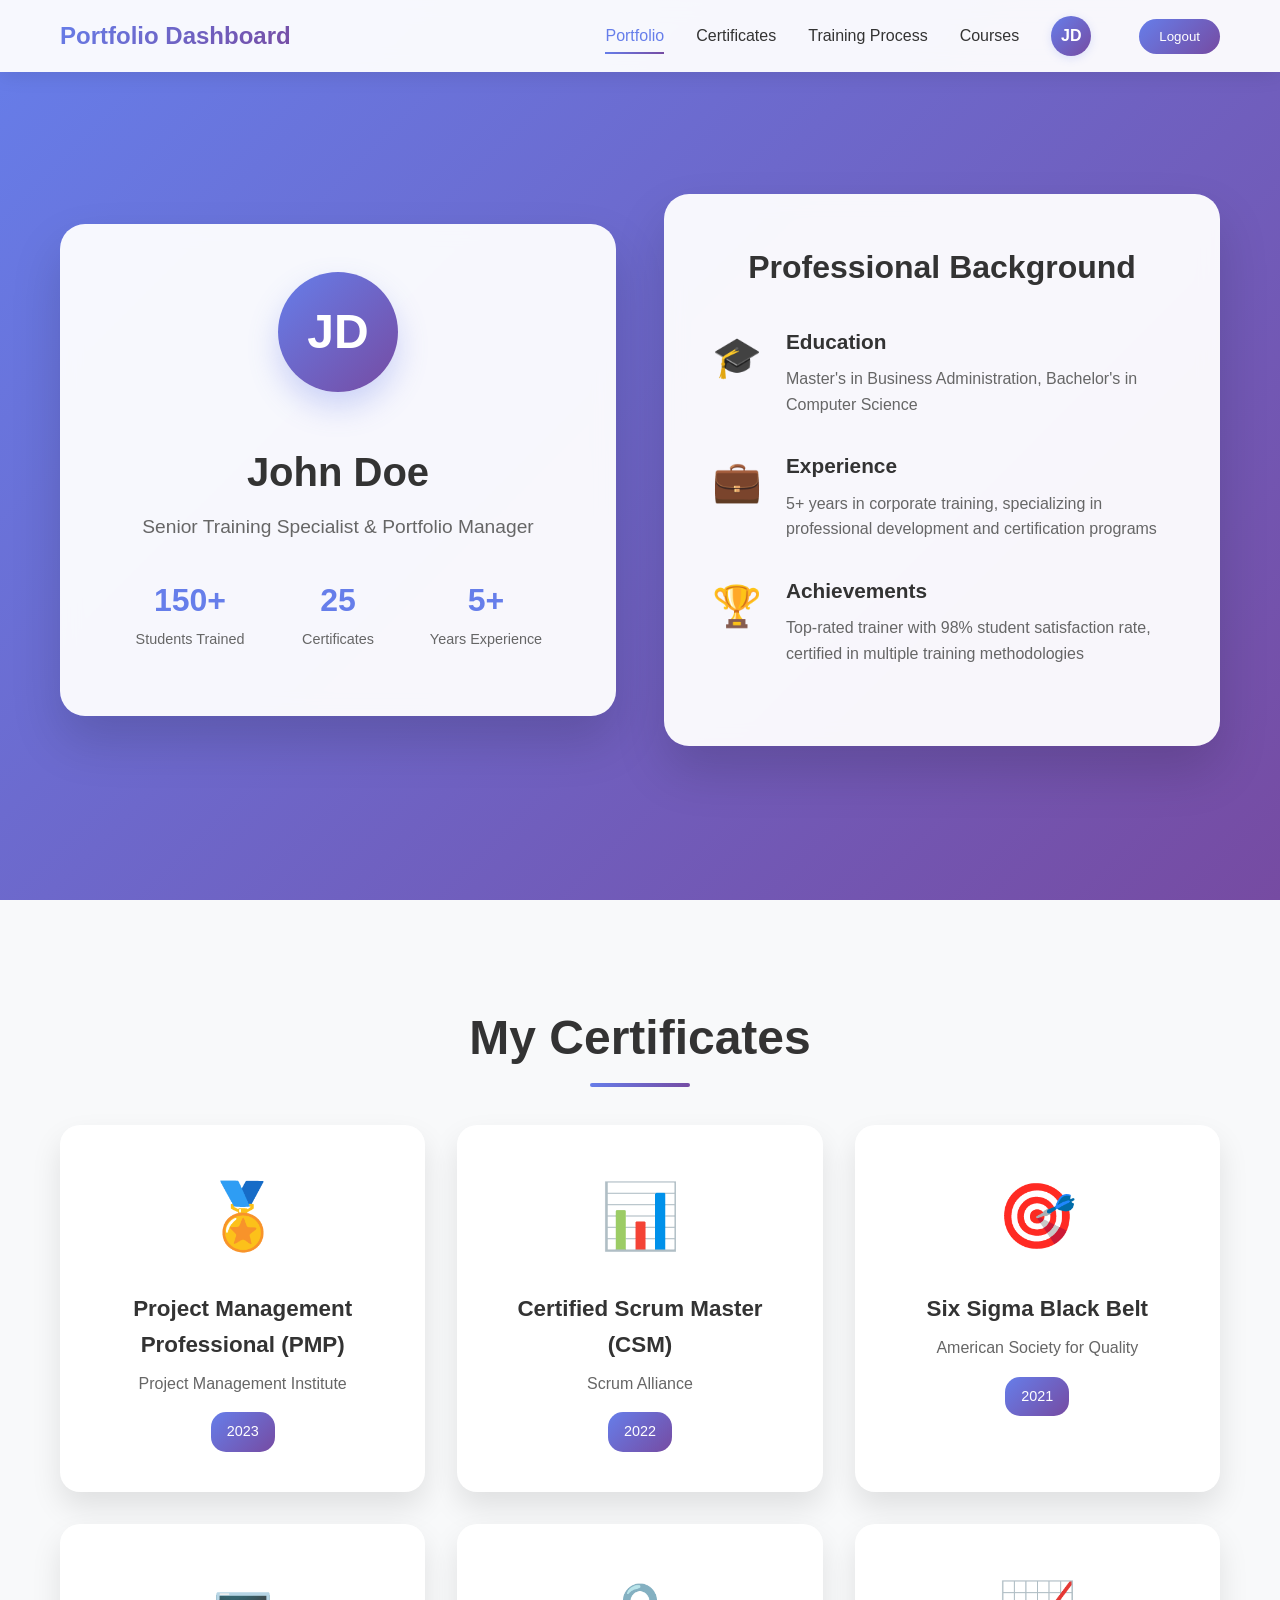
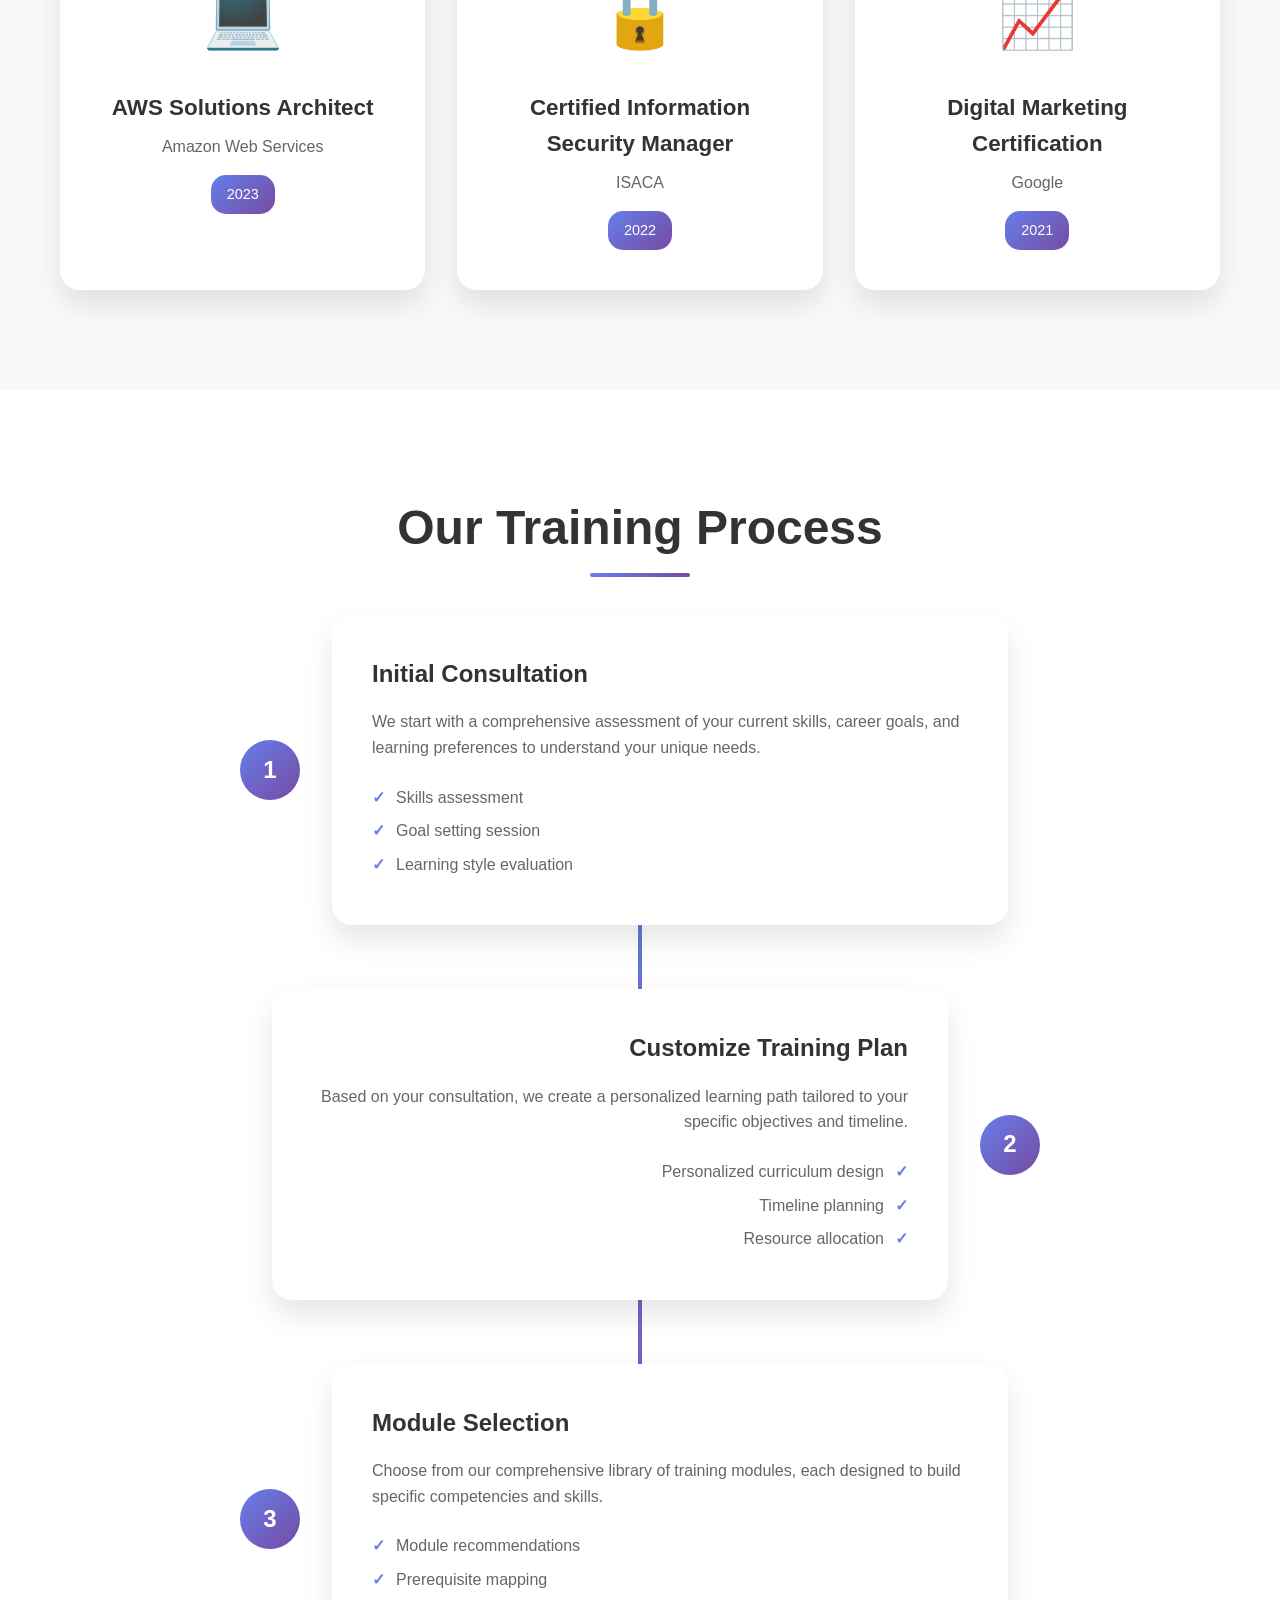
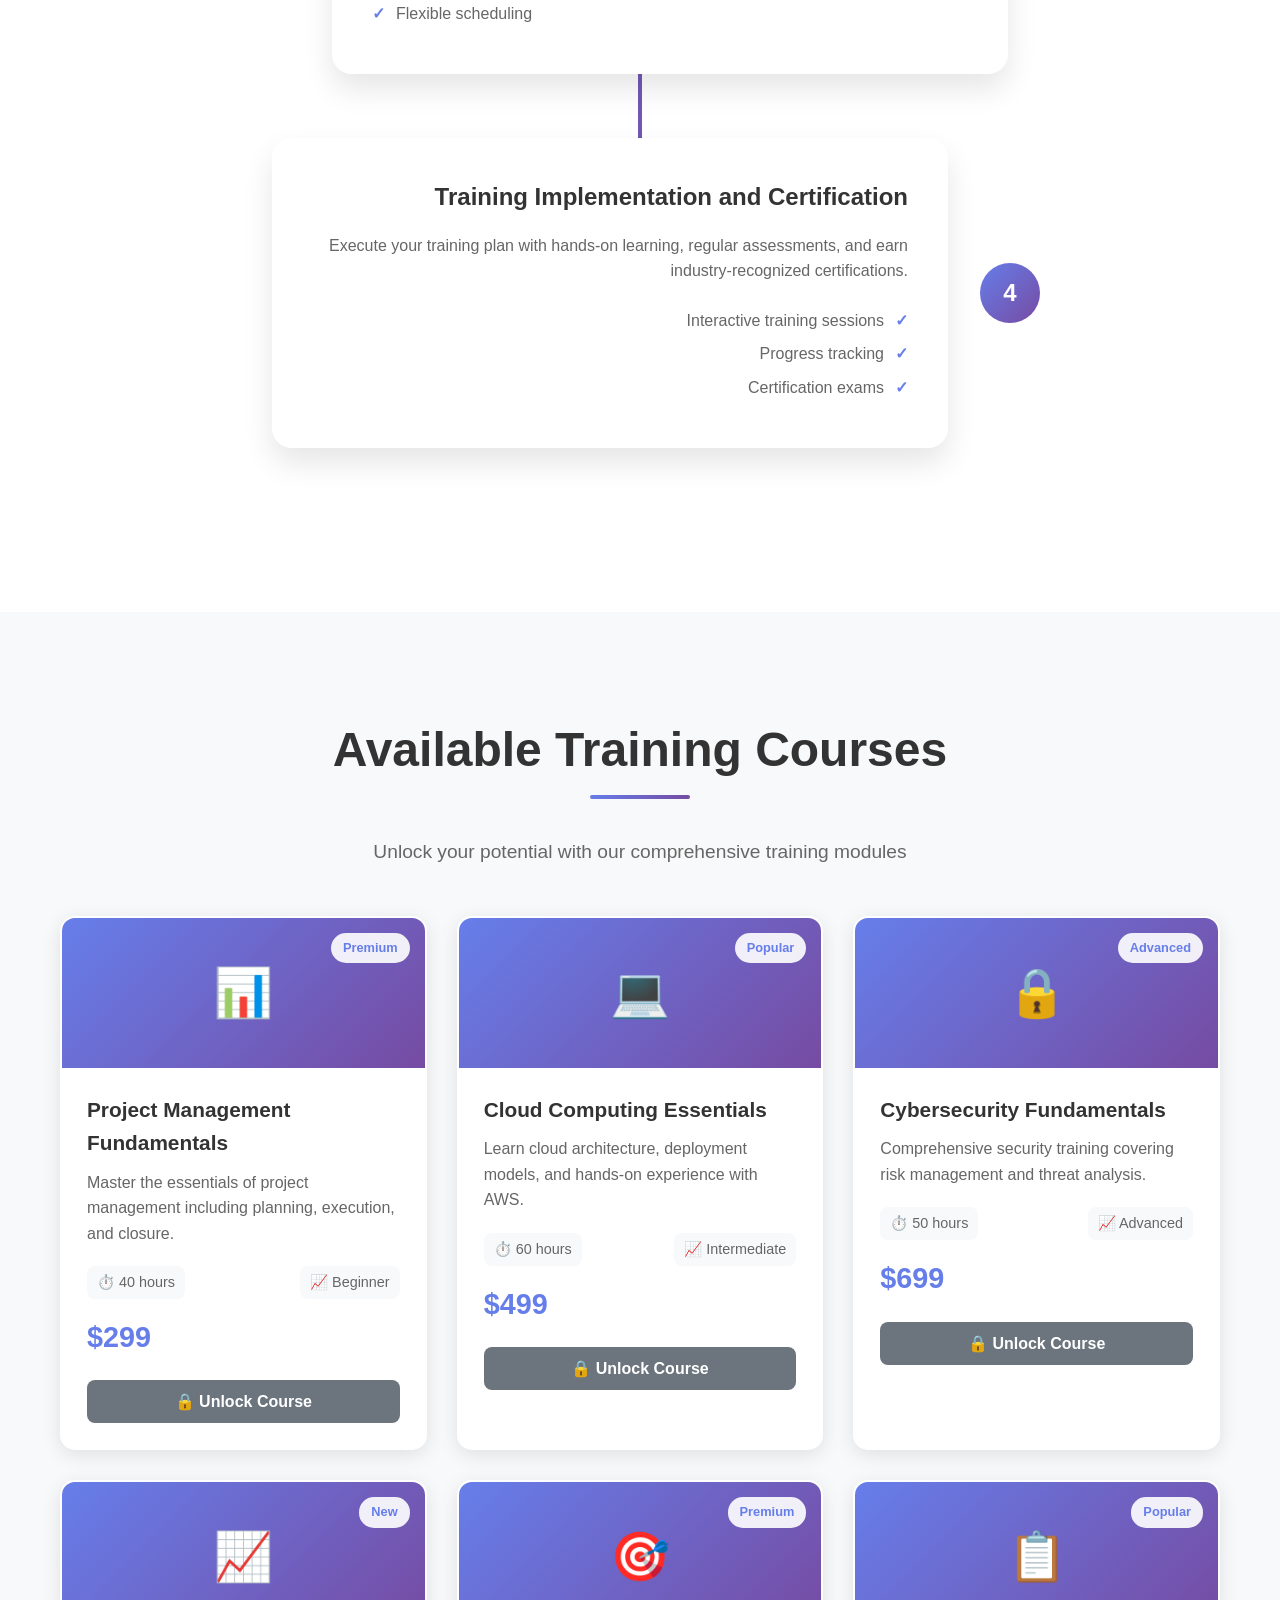
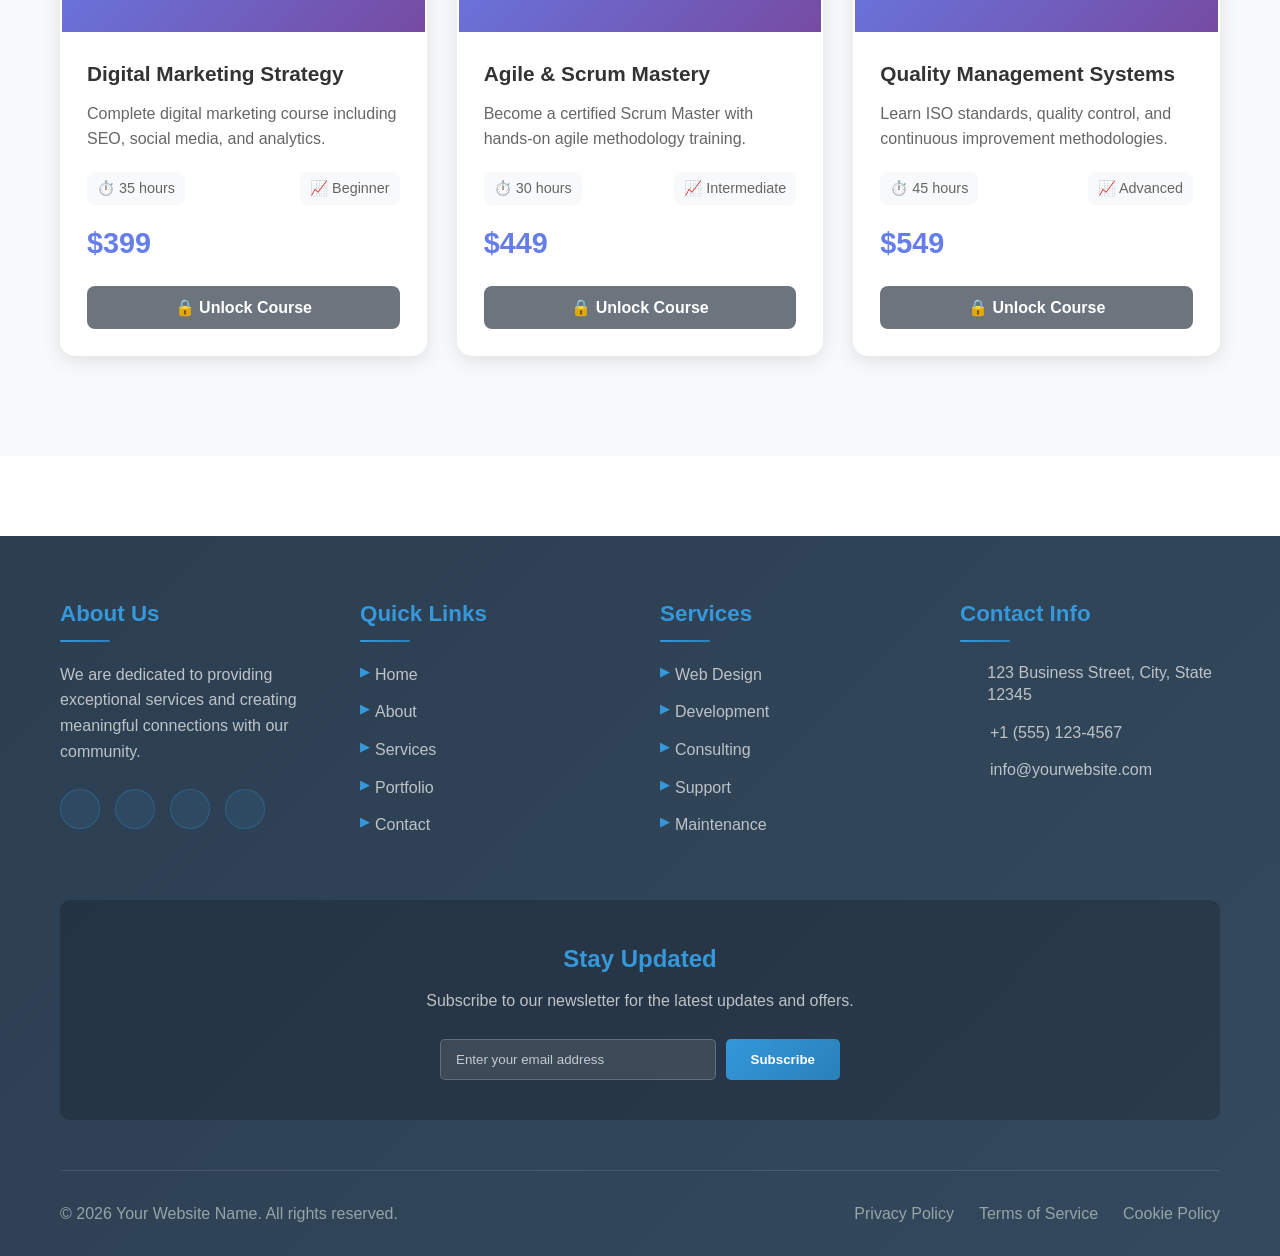
<file: dashboard.html>
<!DOCTYPE html>
<html lang="en">
<head>
    <meta charset="UTF-8">
    <meta name="viewport" content="width=device-width, initial-scale=1.0">
    <title>Portfolio Dashboard</title>
    <link rel="stylesheet" href="dashboard.css">

</head>
<body>
    <!-- Navigation Header -->
    <nav class="navbar">
        <div class="nav-container">
            <div class="nav-brand">
                <h2>Portfolio Dashboard</h2>
            </div>
            <div class="nav-menu">
                <a href="#portfolio" class="nav-link">Portfolio</a>
                <a href="#certificates" class="nav-link">Certificates</a>
                <a href="#process" class="nav-link">Training Process</a>
                <a href="#courses" class="nav-link">Courses</a>
                
                <!-- Profile Section -->
                <div class="profile-section">
                    <div class="profile-avatar" id="profileAvatar">
                        JD
                    </div>
                    
                    <!-- Profile Dropdown -->
                    <div class="profile-dropdown" id="profileDropdown">
                        <div class="profile-header">
                            <div class="avatar-large">JD</div>
                            <div class="profile-name" id="profileName">John Doe</div>
                            <div class="profile-email" id="profileEmail">john.doe@example.com</div>
                        </div>
                        
                        <div class="profile-info">
                            <div class="profile-item">
                                <div class="profile-item-icon">👤</div>
                                <div class="profile-item-text">
                                    <div class="profile-item-label">Full Name</div>
                                    <div class="profile-item-value" id="profileFullName">John Doe</div>
                                </div>
                            </div>
                            
                            <div class="profile-item">
                                <div class="profile-item-icon">📧</div>
                                <div class="profile-item-text">
                                    <div class="profile-item-label">Email</div>
                                    <div class="profile-item-value" id="profileEmailValue">john.doe@example.com</div>
                                </div>
                            </div>
                            
                            <div class="profile-item">
                                <div class="profile-item-icon">📱</div>
                                <div class="profile-item-text">
                                    <div class="profile-item-label">Phone</div>
                                    <div class="profile-item-value" id="profilePhone">+1 (555) 123-4567</div>
                                </div>
                            </div>
                            
                            <div class="profile-item">
                                <div class="profile-item-icon">💼</div>
                                <div class="profile-item-text">
                                    <div class="profile-item-label">Position</div>
                                    <div class="profile-item-value" id="profilePosition">Senior Training Specialist</div>
                                </div>
                            </div>
                            
                            <div class="profile-item">
                                <div class="profile-item-icon">📅</div>
                                <div class="profile-item-text">
                                    <div class="profile-item-label">Member Since</div>
                                    <div class="profile-item-value" id="profileJoinDate">January 2020</div>
                                </div>
                            </div>
                        </div>
                        
                        <div class="profile-actions">
                            <button class="profile-btn edit-profile-btn" id="editProfileBtn">
                                ✏️ Edit Profile
                            </button>
                        </div>
                    </div>
                </div>
                
                <button class="logout-btn" id="logoutBtn">Logout</button>
            </div>
            <div class="hamburger" id="hamburger">
                <span></span>
                <span></span>
                <span></span>
            </div>
        </div>
    </nav>

    <!-- Portfolio Section -->
    <section id="portfolio" class="portfolio-section">
        <div class="container">
            <div class="portfolio-content">
                <div class="profile-card">
                    <div class="profile-image">
                        <div class="avatar">JD</div>
                    </div>
                    <div class="profile-info">
                        <h1 class="profile-name-main">John Doe</h1>
                        <p class="profile-title">Senior Training Specialist & Portfolio Manager</p>
                        <div class="profile-stats">
                            <div class="stat">
                                <span class="stat-number">150+</span>
                                <span class="stat-label">Students Trained</span>
                            </div>
                            <div class="stat">
                                <span class="stat-number">25</span>
                                <span class="stat-label">Certificates</span>
                            </div>
                            <div class="stat">
                                <span class="stat-number">5+</span>
                                <span class="stat-label">Years Experience</span>
                            </div>
                        </div>
                    </div>
                </div>
                
                <div class="background-card">
                    <h2>Professional Background</h2>
                    <div class="background-content">
                        <div class="background-item">
                            <div class="bg-icon">🎓</div>
                            <div class="bg-info">
                                <h3>Education</h3>
                                <p>Master's in Business Administration, Bachelor's in Computer Science</p>
                            </div>
                        </div>
                        <div class="background-item">
                            <div class="bg-icon">💼</div>
                            <div class="bg-info">
                                <h3>Experience</h3>
                                <p>5+ years in corporate training, specializing in professional development and certification programs</p>
                            </div>
                        </div>
                        <div class="background-item">
                            <div class="bg-icon">🏆</div>
                            <div class="bg-info">
                                <h3>Achievements</h3>
                                <p>Top-rated trainer with 98% student satisfaction rate, certified in multiple training methodologies</p>
                            </div>
                        </div>
                    </div>
                </div>
            </div>
        </div>
    </section>

    <!-- Certificates Section -->
    <section id="certificates" class="certificates-section">
        <div class="container">
            <h2 class="section-title">My Certificates</h2>
            <div class="certificates-grid">
                <div class="certificate-card">
                    <div class="cert-image">🏅</div>
                    <h3>Project Management Professional (PMP)</h3>
                    <p>Project Management Institute</p>
                    <span class="cert-date">2023</span>
                </div>
                <div class="certificate-card">
                    <div class="cert-image">📊</div>
                    <h3>Certified Scrum Master (CSM)</h3>
                    <p>Scrum Alliance</p>
                    <span class="cert-date">2022</span>
                </div>
                <div class="certificate-card">
                    <div class="cert-image">🎯</div>
                    <h3>Six Sigma Black Belt</h3>
                    <p>American Society for Quality</p>
                    <span class="cert-date">2021</span>
                </div>
                <div class="certificate-card">
                    <div class="cert-image">💻</div>
                    <h3>AWS Solutions Architect</h3>
                    <p>Amazon Web Services</p>
                    <span class="cert-date">2023</span>
                </div>
                <div class="certificate-card">
                    <div class="cert-image">🔒</div>
                    <h3>Certified Information Security Manager</h3>
                    <p>ISACA</p>
                    <span class="cert-date">2022</span>
                </div>
                <div class="certificate-card">
                    <div class="cert-image">📈</div>
                    <h3>Digital Marketing Certification</h3>
                    <p>Google</p>
                    <span class="cert-date">2021</span>
                </div>
            </div>
        </div>
    </section>

    <!-- Training Process Section -->
    <section id="process" class="process-section">
        <div class="container">
            <h2 class="section-title">Our Training Process</h2>
            <div class="process-timeline">
                <div class="process-step">
                    <div class="step-number">1</div>
                    <div class="step-content">
                        <h3>Initial Consultation</h3>
                        <p>We start with a comprehensive assessment of your current skills, career goals, and learning preferences to understand your unique needs.</p>
                        <ul>
                            <li>Skills assessment</li>
                            <li>Goal setting session</li>
                            <li>Learning style evaluation</li>
                        </ul>
                    </div>
                </div>
                <div class="process-step">
                    <div class="step-number">2</div>
                    <div class="step-content">
                        <h3>Customize Training Plan</h3>
                        <p>Based on your consultation, we create a personalized learning path tailored to your specific objectives and timeline.</p>
                        <ul>
                            <li>Personalized curriculum design</li>
                            <li>Timeline planning</li>
                            <li>Resource allocation</li>
                        </ul>
                    </div>
                </div>
                <div class="process-step">
                    <div class="step-number">3</div>
                    <div class="step-content">
                        <h3>Module Selection</h3>
                        <p>Choose from our comprehensive library of training modules, each designed to build specific competencies and skills.</p>
                        <ul>
                            <li>Module recommendations</li>
                            <li>Prerequisite mapping</li>
                            <li>Flexible scheduling</li>
                        </ul>
                    </div>
                </div>
                <div class="process-step">
                    <div class="step-number">4</div>
                    <div class="step-content">
                        <h3>Training Implementation and Certification</h3>
                        <p>Execute your training plan with hands-on learning, regular assessments, and earn industry-recognized certifications.</p>
                        <ul>
                            <li>Interactive training sessions</li>
                            <li>Progress tracking</li>
                            <li>Certification exams</li>
                        </ul>
                    </div>
                </div>
            </div>
        </div>
    </section>

    <!-- Training Courses Section -->
    <section id="courses" class="courses-section">
        <div class="container">
            <h2 class="section-title">Available Training Courses</h2>
            <p class="section-subtitle">Unlock your potential with our comprehensive training modules</p>
            
            <!-- REPLACE your entire courses-grid section with this complete structure -->

<div class="courses-grid">
    <!-- Project Management Course -->
    <div class="course-card">
        <div class="course-image">
            <div class="course-icon">📊</div>
            <div class="course-badge">Premium</div>
        </div>
        <div class="course-content">
            <h3>Project Management Fundamentals</h3>
            <p>Master the essentials of project management including planning, execution, and closure.</p>
            <div class="course-details">
                <span class="duration">⏱️ 40 hours</span>
                <span class="level">📈 Beginner</span>
            </div>
            <div class="course-price">$299</div>
            <div class="course-actions">
                <button class="course-btn locked" data-course="Project Management" data-price="299" data-course-id="pm-fundamentals">
                    🔒 Unlock Course
                </button>
                <button class="course-btn access-btn hidden" data-course-id="pm-fundamentals">
                    🎯 Start Training
                </button>
            </div>
        </div>
    </div>

    <!-- Cloud Computing Course -->
    <div class="course-card">
        <div class="course-image">
            <div class="course-icon">💻</div>
            <div class="course-badge">Popular</div>
        </div>
        <div class="course-content">
            <h3>Cloud Computing Essentials</h3>
            <p>Learn cloud architecture, deployment models, and hands-on experience with AWS.</p>
            <div class="course-details">
                <span class="duration">⏱️ 60 hours</span>
                <span class="level">📈 Intermediate</span>
            </div>
            <div class="course-price">$499</div>
            <div class="course-actions">
                <button class="course-btn locked" data-course="Cloud Computing" data-price="499" data-course-id="cloud-essentials">
                    🔒 Unlock Course
                </button>
                <button class="course-btn access-btn hidden" data-course-id="cloud-essentials">
                    🎯 Start Training
                </button>
            </div>
        </div>
    </div>

    <!-- Cybersecurity Course -->
    <div class="course-card">
        <div class="course-image">
            <div class="course-icon">🔒</div>
            <div class="course-badge">Advanced</div>
        </div>
        <div class="course-content">
            <h3>Cybersecurity Fundamentals</h3>
            <p>Comprehensive security training covering risk management and threat analysis.</p>
            <div class="course-details">
                <span class="duration">⏱️ 50 hours</span>
                <span class="level">📈 Advanced</span>
            </div>
            <div class="course-price">$699</div>
            <div class="course-actions">
                <button class="course-btn locked" data-course="Cybersecurity" data-price="699" data-course-id="cybersecurity-fundamentals">
                    🔒 Unlock Course
                </button>
                <button class="course-btn access-btn hidden" data-course-id="cybersecurity-fundamentals">
                    🎯 Start Training
                </button>
            </div>
        </div>
    </div>

    <!-- Digital Marketing Course -->
    <div class="course-card">
        <div class="course-image">
            <div class="course-icon">📈</div>
            <div class="course-badge">New</div>
        </div>
        <div class="course-content">
            <h3>Digital Marketing Strategy</h3>
            <p>Complete digital marketing course including SEO, social media, and analytics.</p>
            <div class="course-details">
                <span class="duration">⏱️ 35 hours</span>
                <span class="level">📈 Beginner</span>
            </div>
            <div class="course-price">$399</div>
            <div class="course-actions">
                <button class="course-btn locked" data-course="Digital Marketing" data-price="399" data-course-id="digital-marketing">
                    🔒 Unlock Course
                </button>
                <button class="course-btn access-btn hidden" data-course-id="digital-marketing">
                    🎯 Start Training
                </button>
            </div>
        </div>
    </div>

    <!-- Agile & Scrum Course -->
    <div class="course-card">
        <div class="course-image">
            <div class="course-icon">🎯</div>
            <div class="course-badge">Premium</div>
        </div>
        <div class="course-content">
            <h3>Agile & Scrum Mastery</h3>
            <p>Become a certified Scrum Master with hands-on agile methodology training.</p>
            <div class="course-details">
                <span class="duration">⏱️ 30 hours</span>
                <span class="level">📈 Intermediate</span>
            </div>
            <div class="course-price">$449</div>
            <div class="course-actions">
                <button class="course-btn locked" data-course="Agile & Scrum" data-price="449" data-course-id="agile-scrum">
                    🔒 Unlock Course
                </button>
                <button class="course-btn access-btn hidden" data-course-id="agile-scrum">
                    🎯 Start Training
                </button>
            </div>
        </div>
    </div>

    <!-- Quality Management Course -->
    <div class="course-card">
        <div class="course-image">
            <div class="course-icon">📋</div>
            <div class="course-badge">Popular</div>
        </div>
        <div class="course-content">
            <h3>Quality Management Systems</h3>
            <p>Learn ISO standards, quality control, and continuous improvement methodologies.</p>
            <div class="course-details">
                <span class="duration">⏱️ 45 hours</span>
                <span class="level">📈 Advanced</span>
            </div>
            <div class="course-price">$549</div>
            <div class="course-actions">
                <button class="course-btn locked" data-course="Quality Management" data-price="549" data-course-id="quality-management">
                    🔒 Unlock Course
                </button>
                <button class="course-btn access-btn hidden" data-course-id="quality-management">
                    🎯 Start Training
                </button>
            </div>
        </div>
    </div>
</div>
    </section>

    <!-- Payment Modal -->
    <div id="paymentModal" class="modal">
        <div class="modal-content">
            <span class="close">&times;</span>
            <h2>Unlock Training Course</h2>
            <div id="selectedCourse" class="selected-course"></div>
            <form id="paymentForm">
                <div class="payment-methods">
                    <h3>Select Payment Method</h3>
                    <div class="payment-options">
                        <label class="payment-option">
                            <input type="radio" name="payment" value="card" checked>
                            <span class="option-content">
                                <div class="option-icon">💳</div>
                                <span>Credit/Debit Card</span>
                            </span>
                        </label>
                        <label class="payment-option">
                            <input type="radio" name="payment" value="paypal">
                            <span class="option-content">
                                <div class="option-icon">💰</div>
                                <span>PayPal</span>
                            </span>
                        </label>
                    </div>
                </div>
                
                <div id="cardForm" class="payment-form">
                    <div class="form-group">
                        <label>Card Number</label>
                        <input type="text" placeholder="1234 5678 9012 3456" maxlength="19">
                    </div>
                    <div class="form-row">
                        <div class="form-group">
                            <label>Expiry Date</label>
                            <input type="text" placeholder="MM/YY" maxlength="5">
                        </div>
                        <div class="form-group">
                            <label>CVV</label>
                            <input type="text" placeholder="123" maxlength="3">
                        </div>
                    </div>
                    <div class="form-group">
                        <label>Cardholder Name</label>
                        <input type="text" placeholder="John Doe">
                    </div>
                </div>
                
                <button type="submit" class="payment-btn">
                    <span class="btn-text">Complete Payment</span>
                    <div class="spinner"></div>
                </button>
            </form>
        </div>
    </div>

    <!-- Profile Edit Modal -->
    <div id="profileModal" class="profile-modal">
        <div class="profile-modal-content">
            <span class="modal-close" id="profileModalClose">&times;</span>
            <h2>Edit Profile</h2>
            
            <form id="profileForm" class="profile-form">
                <div class="form-row">
                    <div class="form-group">
                        <label>First Name</label>
                        <input type="text" id="firstName" name="firstName" value="John" required>
                    </div>
                    <div class="form-group">
                        <label>Last Name</label>
                        <input type="text" id="lastName" name="lastName" value="Doe" required>
                    </div>
                </div>
                
                <div class="form-group">
                    <label>Email Address</label>
                    <input type="email" id="email" name="email" value="john.doe@example.com" required>
                </div>
                
                <div class="form-group">
                    <label>Phone Number</label>
                    <input type="tel" id="phone" name="phone" value="+1 (555) 123-4567">
                </div>
                
                <div class="form-group">
                    <label>Position</label>
                    <input type="text" id="position" name="position" value="Senior Training Specialist">
                </div>
                
                <div class="form-group">
                    <label>Department</label>
                    <select id="department" name="department">
                        <option value="training">Training & Development</option>
                        <option value="hr">Human Resources</option>
                        <option value="it">Information Technology</option>
                        <option value="management">Management</option>
                        <option value="consulting">Consulting</option>
                    </select>
                </div>
                
                <div class="form-group">
                    <label>Bio</label>
                    <textarea id="bio" name="bio" placeholder="Tell us about yourself and your professional background...">Experienced training specialist with 5+ years in corporate training and professional development. Passionate about helping individuals achieve their career goals through comprehensive certification programs.</textarea>
                </div>
                
                <div class="form-row">
                    <div class="form-group">
                        <label>LinkedIn</label>
                        <input type="url" id="linkedin" name="linkedin" placeholder="https://linkedin.com/in/johndoe">
                    </div>
                    <div class="form-group">
                        <label>Website</label>
                        <input type="url" id="website" name="website" placeholder="https://johndoe.com">
                    </div>
                </div>
                
                <button type="submit" class="save-profile-btn">
                    💾 Save Changes
                </button>
            </form>
        </div>
    </div>
    <!-- footer.html -->
<footer class="site-footer">
    <div class="footer-container">
        <!-- Footer Top Section -->
        <div class="footer-top">
            <div class="footer-section">
                <h3 class="footer-title">About Us</h3>
                <p class="footer-description">
                    We are dedicated to providing exceptional services and creating meaningful connections with our community.
                </p>
                <div class="social-links">
                    <a href="#" class="social-link" aria-label="Facebook">
                        <i class="fab fa-facebook-f"></i>
                    </a>
                    <a href="#" class="social-link" aria-label="Twitter">
                        <i class="fab fa-twitter"></i>
                    </a>
                    <a href="#" class="social-link" aria-label="Instagram">
                        <i class="fab fa-instagram"></i>
                    </a>
                    <a href="#" class="social-link" aria-label="LinkedIn">
                        <i class="fab fa-linkedin-in"></i>
                    </a>
                </div>
            </div>

            <div class="footer-section">
                <h3 class="footer-title">Quick Links</h3>
                <ul class="footer-links">
                    <li><a href="#home">Home</a></li>
                    <li><a href="#about">About</a></li>
                    <li><a href="#services">Services</a></li>
                    <li><a href="#portfolio">Portfolio</a></li>
                    <li><a href="#contact">Contact</a></li>
                </ul>
            </div>

            <div class="footer-section">
                <h3 class="footer-title">Services</h3>
                <ul class="footer-links">
                    <li><a href="#web-design">Web Design</a></li>
                    <li><a href="#development">Development</a></li>
                    <li><a href="#consulting">Consulting</a></li>
                    <li><a href="#support">Support</a></li>
                    <li><a href="#maintenance">Maintenance</a></li>
                </ul>
            </div>

            <div class="footer-section">
                <h3 class="footer-title">Contact Info</h3>
                <div class="contact-info">
                    <div class="contact-item">
                        <i class="fas fa-map-marker-alt"></i>
                        <span>123 Business Street, City, State 12345</span>
                    </div>
                    <div class="contact-item">
                        <i class="fas fa-phone"></i>
                        <span>+1 (555) 123-4567</span>
                    </div>
                    <div class="contact-item">
                        <i class="fas fa-envelope"></i>
                        <span>info@yourwebsite.com</span>
                    </div>
                </div>
            </div>
        </div>

        <!-- Newsletter Subscription -->
        <div class="newsletter-section">
            <h3 class="newsletter-title">Stay Updated</h3>
            <p class="newsletter-description">Subscribe to our newsletter for the latest updates and offers.</p>
            <form class="newsletter-form" id="newsletterForm">
                <input type="email" class="newsletter-input" placeholder="Enter your email address" required>
                <button type="submit" class="newsletter-btn">Subscribe</button>
            </form>
        </div>

        <!-- Footer Bottom -->
        <div class="footer-bottom">
            <div class="footer-bottom-content">
                <p class="copyright">
                    &copy; <span id="currentYear"></span> Your Website Name. All rights reserved.
                </p>
                <div class="footer-bottom-links">
                    <a href="#privacy">Privacy Policy</a>
                    <a href="#terms">Terms of Service</a>
                    <a href="#cookies">Cookie Policy</a>
                </div>
            </div>
        </div>
    </div>

    <!-- Back to Top Button -->
    <button class="back-to-top" id="backToTop" aria-label="Back to top">
        <i class="fas fa-chevron-up"></i>
    </button>
</footer>

<!-- Font Awesome CDN for icons (add to your head section) -->
<!-- <link rel="stylesheet" href="https://cdnjs.cloudflare.com/ajax/libs/font-awesome/6.0.0/css/all.min.css"> -->

    <script src="dashboard.js"></script>
</body>
</html>
</file>
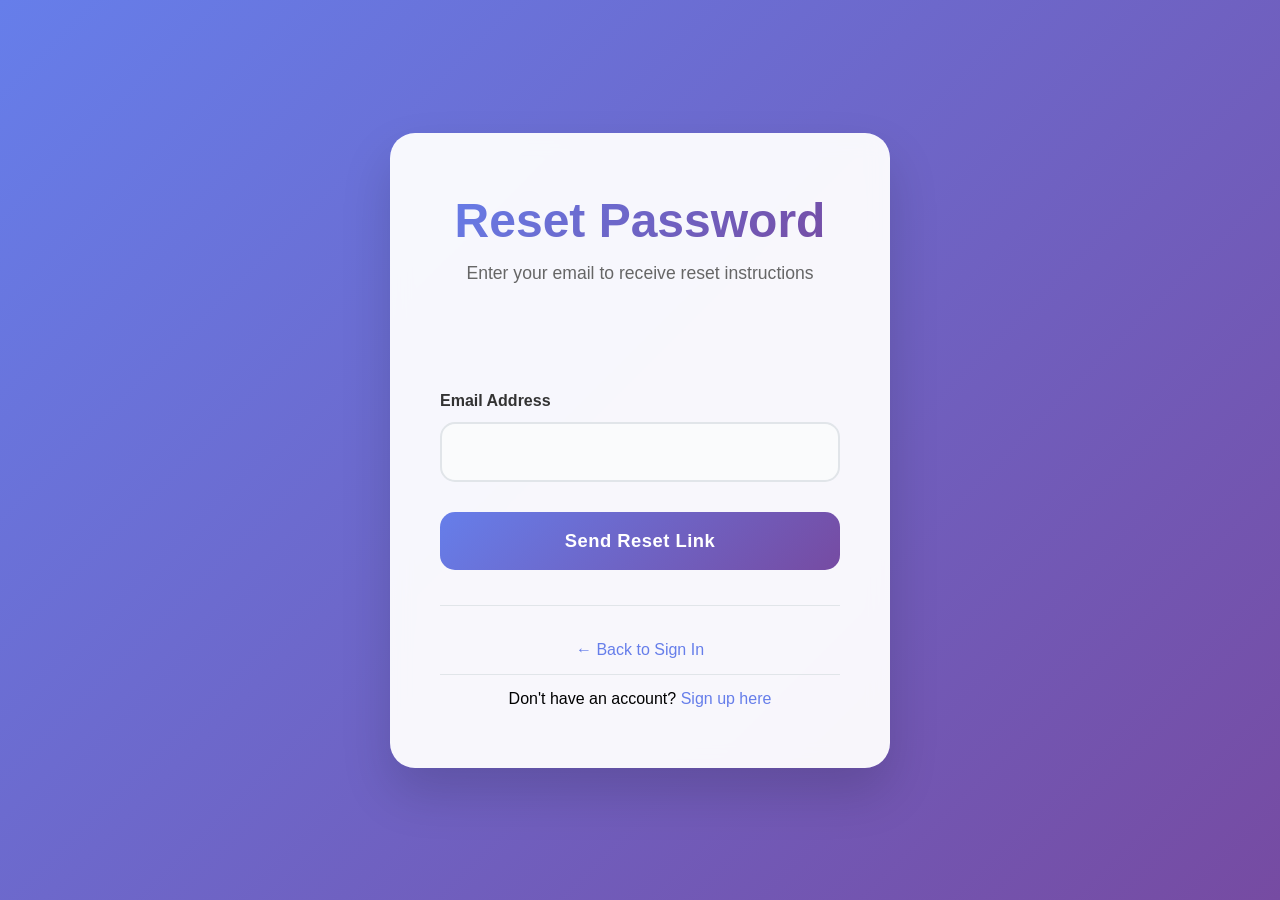
<file: forgot-password.html>
<!DOCTYPE html>
<html lang="en">
<head>
    <meta charset="UTF-8">
    <meta name="viewport" content="width=device-width, initial-scale=1.0">
    <title>Forgot Password</title>
    <link rel="stylesheet" href="styles.css">
</head>
<body>
    <div class="login-container">
        <div class="login-header">
            <h1>Reset Password</h1>
            <p>Enter your email to receive reset instructions</p>
        </div>

        <div id="successMessage" class="success-message">
            Password reset link sent! Check your email.
        </div>

        <form id="forgotPasswordForm">
            <div class="form-group">
                <label for="email">Email Address</label>
                <input type="email" id="email" name="email" required>
                <div class="error-message" id="emailError"></div>
            </div>

            <button type="submit" class="login-btn" id="resetBtn">
                <span class="btn-text">Send Reset Link</span>
                <div class="spinner"></div>
            </button>
        </form>

        <div class="signup-link">
            <a href="index.html">← Back to Sign In</a>
        </div>

        <div class="signup-link" style="margin-top: 15px; padding-top: 15px; border-top: 1px solid #e1e5e9;">
            Don't have an account? <a href="signup.html">Sign up here</a>
        </div>
    </div>

    <script src="forgot-password.js"></script>
</body>
</html>
</file>
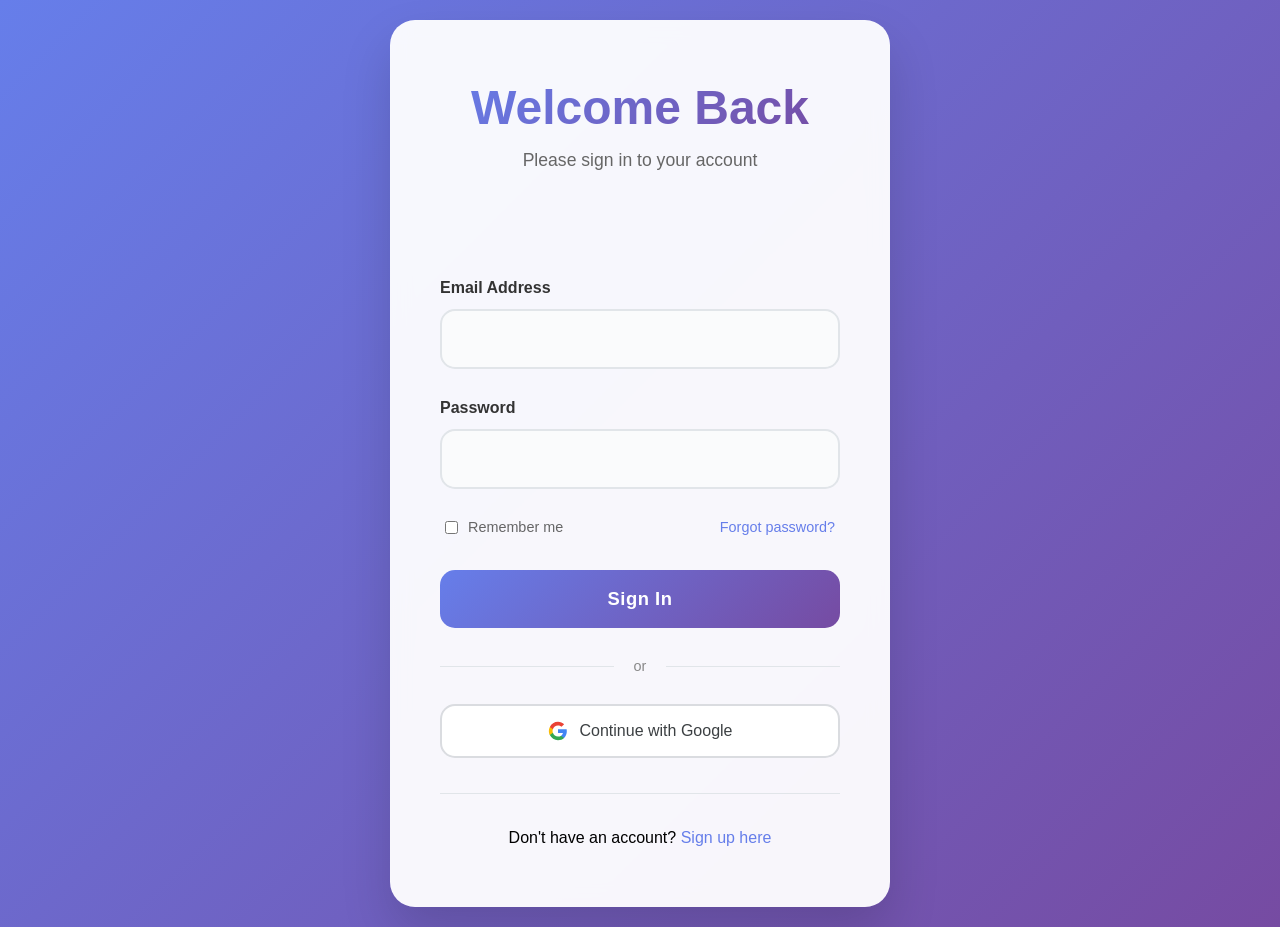
<file: login.html>
<!DOCTYPE html>
<html lang="en">
<head>
    <meta charset="UTF-8">
    <meta name="viewport" content="width=device-width, initial-scale=1.0">
    <title>Login</title>
    <script src="https://accounts.google.com/gsi/client" async defer></script>
    <link rel="stylesheet" href="styles.css">
</head>
<body>
    <div class="login-container">
        <div class="login-header">
            <h1>Welcome Back</h1>
            <p>Please sign in to your account</p>
        </div>

        <div id="successMessage" class="success-message">
            Login successful! Redirecting...
        </div>

        <form id="loginForm">
            <div class="form-group">
                <label for="email">Email Address</label>
                <input type="email" id="email" name="email" required>
                <div class="error-message" id="emailError"></div>
            </div>

            <div class="form-group">
                <label for="password">Password</label>
                <input type="password" id="password" name="password" required>
                <div class="error-message" id="passwordError"></div>
            </div>

            <div class="form-options">
                <div class="remember-me">
                    <input type="checkbox" id="remember" name="remember">
                    <label for="remember">Remember me</label>
                </div>
                <a href="forgot-password.html" class="forgot-password">Forgot password?</a>
            </div>

            <button type="submit" class="login-btn" id="loginBtn">
                <span class="btn-text">Sign In</span>
                <div class="spinner"></div>
            </button>
        </form>

        <div class="divider">
            <span>or</span>
        </div>

        <!-- Custom Google Sign-In Button -->
        <button class="google-btn" id="googleLoginBtn">
            <svg class="google-icon" viewBox="0 0 24 24" width="20" height="20">
                <path fill="#4285F4" d="M22.56 12.25c0-.78-.07-1.53-.2-2.25H12v4.26h5.92c-.26 1.37-1.04 2.53-2.21 3.31v2.77h3.57c2.08-1.92 3.28-4.74 3.28-8.09z"/>
                <path fill="#34A853" d="M12 23c2.97 0 5.46-.98 7.28-2.66l-3.57-2.77c-.98.66-2.23 1.06-3.71 1.06-2.86 0-5.29-1.93-6.16-4.53H2.18v2.84C3.99 20.53 7.7 23 12 23z"/>
                <path fill="#FBBC05" d="M5.84 14.09c-.22-.66-.35-1.36-.35-2.09s.13-1.43.35-2.09V7.07H2.18C1.43 8.55 1 10.22 1 12s.43 3.45 1.18 4.93l2.85-2.22.81-.62z"/>
                <path fill="#EA4335" d="M12 5.38c1.62 0 3.06.56 4.21 1.64l3.15-3.15C17.45 2.09 14.97 1 12 1 7.7 1 3.99 3.47 2.18 7.07l3.66 2.84c.87-2.6 3.3-4.53 6.16-4.53z"/>
            </svg>
            <span>Continue with Google</span>
        </button>

        <!-- Hidden Google Sign-In Button (for actual OAuth) -->
        <div id="g_id_onload"
             data-client_id="YOUR_GOOGLE_CLIENT_ID_HERE"
             data-context="signin"
             data-ux_mode="redirect"
             data-login_uri="YOUR_CURRENT_PAGE_URL"
             data-callback="handleCredentialResponse"
             data-auto_prompt="false"
             data-cancel_on_tap_outside="true">
        </div>

        <!-- Popup blocked notice -->
        <div id="popupBlockedNotice" style="display: none; background: #fff3cd; color: #856404; padding: 10px; border-radius: 8px; margin-bottom: 15px; border: 1px solid #ffeaa7; font-size: 14px;">
            <strong>Popup Blocked?</strong> Please allow popups for this site or try the alternative login method below.
        </div>

        <div class="signup-link">
            Don't have an account? <a href="signup.html">Sign up here</a>
        </div>
    </div>

    <script src="script.js"></script>
</body>
</html>
</file>
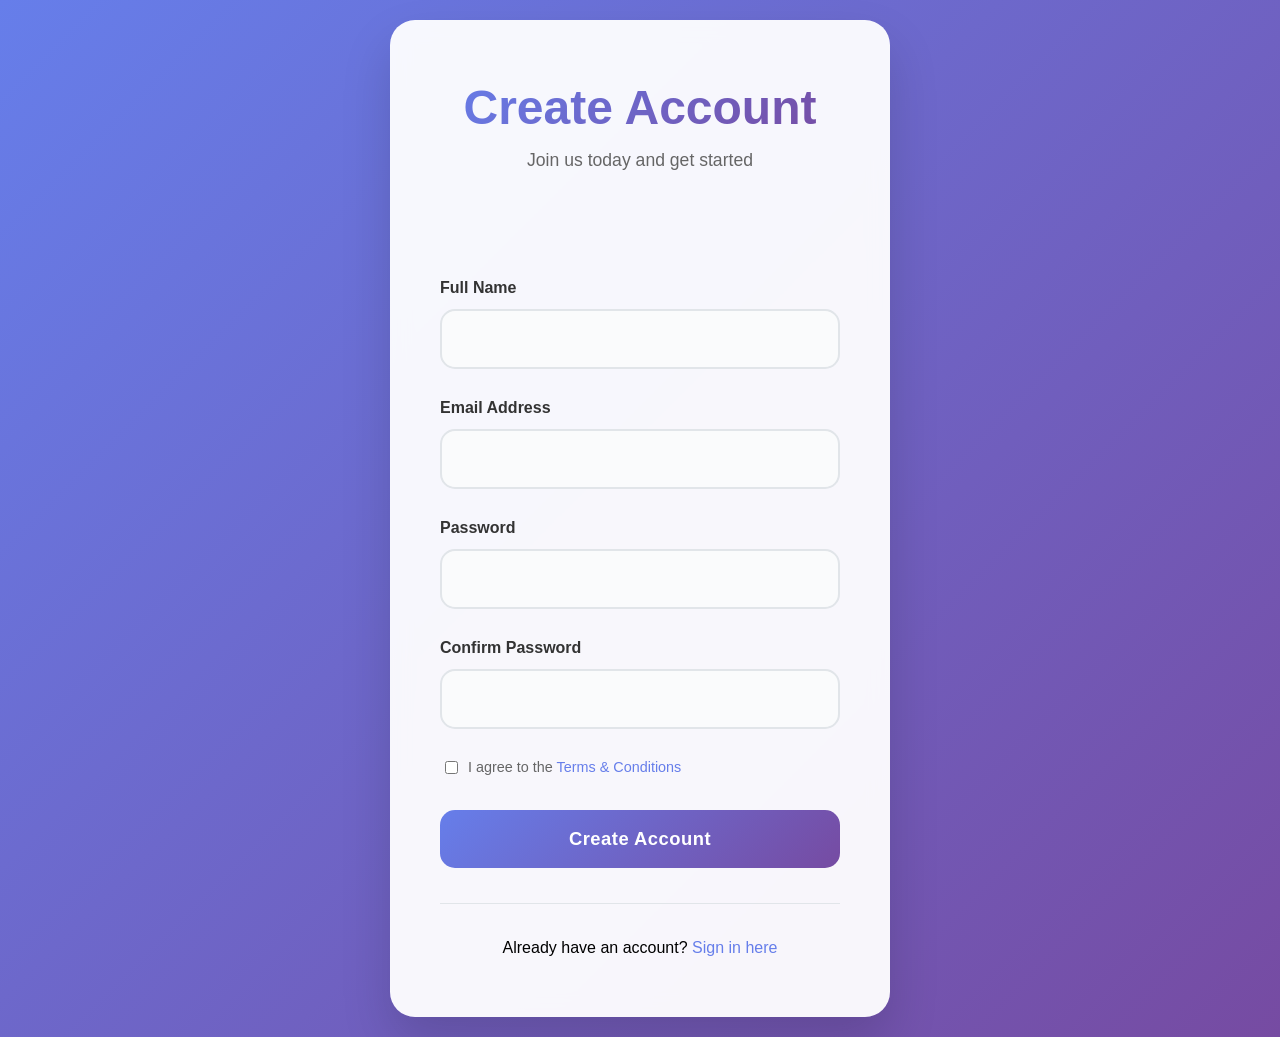
<file: signup.html>
<!DOCTYPE html>
<html lang="en">
<head>
    <meta charset="UTF-8">
    <meta name="viewport" content="width=device-width, initial-scale=1.0">
    <title>Sign Up</title>
    <link rel="stylesheet" href="styles.css">
</head>
<body>
    <div class="login-container">
        <div class="login-header">
            <h1>Create Account</h1>
            <p>Join us today and get started</p>
        </div>

        <div id="successMessage" class="success-message">
            Account created successfully! Redirecting to login...
        </div>

        <form id="signupForm">
            <div class="form-group">
                <label for="fullName">Full Name</label>
                <input type="text" id="fullName" name="fullName" required>
                <div class="error-message" id="fullNameError"></div>
            </div>

            <div class="form-group">
                <label for="email">Email Address</label>
                <input type="email" id="email" name="email" required>
                <div class="error-message" id="emailError"></div>
            </div>

            <div class="form-group">
                <label for="password">Password</label>
                <input type="password" id="password" name="password" required>
                <div class="error-message" id="passwordError"></div>
            </div>

            <div class="form-group">
                <label for="confirmPassword">Confirm Password</label>
                <input type="password" id="confirmPassword" name="confirmPassword" required>
                <div class="error-message" id="confirmPasswordError"></div>
            </div>

            <div class="form-options">
                <div class="remember-me">
                    <input type="checkbox" id="terms" name="terms" required>
                    <label for="terms">I agree to the <a href="#" class="forgot-password">Terms & Conditions</a></label>
                </div>
            </div>

            <button type="submit" class="login-btn" id="signupBtn">
                <span class="btn-text">Create Account</span>
                <div class="spinner"></div>
            </button>
        </form>

        <div class="signup-link">
            Already have an account? <a href="index.html">Sign in here</a>
        </div>
    </div>

    <script src="signup.js"></script>
</body>
</html>
</file>
<file: dashboard.css>
* {
    margin: 0;
    padding: 0;
    box-sizing: border-box;
}

body {
    font-family: 'Segoe UI', Tahoma, Geneva, Verdana, sans-serif;
    line-height: 1.6;
    color: #333;
    scroll-behavior: smooth;
}

.container {
    max-width: 1200px;
    margin: 0 auto;
    padding: 0 20px;
}

/* Navigation */
.navbar {
    position: fixed;
    top: 0;
    width: 100%;
    background: rgba(255, 255, 255, 0.95);
    backdrop-filter: blur(10px);
    z-index: 1000;
    padding: 1rem 0;
    box-shadow: 0 2px 20px rgba(0, 0, 0, 0.1);
}

.nav-container {
    max-width: 1200px;
    margin: 0 auto;
    padding: 0 20px;
    display: flex;
    justify-content: space-between;
    align-items: center;
}

.nav-brand h2 {
    background: linear-gradient(135deg, #667eea, #764ba2);
    -webkit-background-clip: text;
    -webkit-text-fill-color: transparent;
    background-clip: text;
}

.nav-menu {
    display: flex;
    align-items: center;
    gap: 2rem;
}

.nav-link {
    color: #333;
    text-decoration: none;
    font-weight: 500;
    transition: color 0.3s ease;
    position: relative;
}

.nav-link:hover {
    color: #667eea;
}

.nav-link::after {
    content: '';
    position: absolute;
    width: 0;
    height: 2px;
    bottom: -5px;
    left: 0;
    background: linear-gradient(135deg, #667eea, #764ba2);
    transition: width 0.3s ease;
}

.nav-link:hover::after {
    width: 100%;
}

.nav-link.active {
    color: #667eea !important;
}

.nav-link.active::after {
    width: 100% !important;
}

/* Profile Section in Navigation */
.profile-section {
    display: flex;
    align-items: center;
    gap: 1rem;
    position: relative;
}

.profile-avatar {
    width: 40px;
    height: 40px;
    border-radius: 50%;
    background: linear-gradient(135deg, #667eea, #764ba2);
    color: white;
    display: flex;
    align-items: center;
    justify-content: center;
    font-weight: bold;
    cursor: pointer;
    transition: all 0.3s ease;
    box-shadow: 0 2px 10px rgba(102, 126, 234, 0.2);
}

.profile-avatar:hover {
    transform: scale(1.1);
    box-shadow: 0 5px 15px rgba(102, 126, 234, 0.3);
}

.profile-dropdown {
    position: absolute;
    top: 100%;
    right: 0;
    width: 300px;
    background: white;
    border-radius: 15px;
    box-shadow: 0 15px 35px rgba(0, 0, 0, 0.1);
    opacity: 0;
    visibility: hidden;
    transform: translateY(-10px);
    transition: all 0.3s ease;
    z-index: 2000;
    margin-top: 10px;
}

.profile-dropdown.active {
    opacity: 1;
    visibility: visible;
    transform: translateY(0);
}

.profile-dropdown::before {
    content: '';
    position: absolute;
    top: -8px;
    right: 20px;
    width: 16px;
    height: 16px;
    background: white;
    transform: rotate(45deg);
    box-shadow: -3px -3px 10px rgba(0, 0, 0, 0.1);
}

.profile-header {
    padding: 1.5rem;
    border-bottom: 1px solid #f0f0f0;
    text-align: center;
}

.profile-header .avatar-large {
    width: 60px;
    height: 60px;
    border-radius: 50%;
    background: linear-gradient(135deg, #667eea, #764ba2);
    color: white;
    display: flex;
    align-items: center;
    justify-content: center;
    font-size: 1.5rem;
    font-weight: bold;
    margin: 0 auto 0.5rem;
}

.profile-name {
    font-size: 1.1rem;
    font-weight: 600;
    color: #333;
    margin-bottom: 0.25rem;
}

.profile-email {
    font-size: 0.9rem;
    color: #666;
}

.profile-info {
    padding: 1rem;
}

.profile-item {
    display: flex;
    align-items: center;
    padding: 0.75rem;
    border-radius: 10px;
    transition: background 0.3s ease;
    cursor: pointer;
}

.profile-item:hover {
    background: #f8f9fa;
}

.profile-item-icon {
    font-size: 1.2rem;
    margin-right: 0.75rem;
    width: 20px;
}

.profile-item-text {
    flex: 1;
}

.profile-item-label {
    font-size: 0.8rem;
    color: #666;
    margin-bottom: 0.25rem;
}

.profile-item-value {
    font-size: 0.9rem;
    color: #333;
    font-weight: 500;
}

.profile-actions {
    padding: 1rem;
    border-top: 1px solid #f0f0f0;
}

.profile-btn {
    width: 100%;
    padding: 0.75rem;
    border: none;
    border-radius: 10px;
    font-weight: 500;
    cursor: pointer;
    transition: all 0.3s ease;
    margin-bottom: 0.5rem;
}

.edit-profile-btn {
    background: linear-gradient(135deg, #667eea, #764ba2);
    color: white;
}

.edit-profile-btn:hover {
    transform: translateY(-2px);
    box-shadow: 0 5px 15px rgba(102, 126, 234, 0.3);
}

.logout-btn {
    background: linear-gradient(135deg, #667eea, #764ba2);
    color: white;
    border: none;
    padding: 10px 20px;
    border-radius: 25px;
    cursor: pointer;
    font-weight: 500;
    transition: transform 0.3s ease;
    margin-left: 1rem;
}

.logout-btn:hover {
    transform: translateY(-2px);
}

.hamburger {
    display: none;
    flex-direction: column;
    cursor: pointer;
}

.hamburger span {
    width: 25px;
    height: 3px;
    background: #333;
    margin: 3px 0;
    transition: 0.3s;
}

/* Profile Edit Modal */
.profile-modal {
    display: none;
    position: fixed;
    z-index: 2500;
    left: 0;
    top: 0;
    width: 100%;
    height: 100%;
    background: rgba(0, 0, 0, 0.5);
    backdrop-filter: blur(5px);
}

.profile-modal-content {
    background: white;
    margin: 3% auto;
    padding: 2rem;
    border-radius: 20px;
    width: 90%;
    max-width: 500px;
    max-height: 80vh;
    overflow-y: auto;
    position: relative;
    box-shadow: 0 25px 50px rgba(0, 0, 0, 0.2);
    animation: modalSlideIn 0.3s ease-out;
}

@keyframes modalSlideIn {
    from {
        transform: translateY(-50px);
        opacity: 0;
    }
    to {
        transform: translateY(0);
        opacity: 1;
    }
}

.modal-close {
    position: absolute;
    top: 15px;
    right: 20px;
    font-size: 1.5rem;
    font-weight: bold;
    color: #666;
    cursor: pointer;
    transition: color 0.3s ease;
}

.modal-close:hover {
    color: #333;
}

.profile-form {
    margin-top: 1rem;
}

.form-group {
    margin-bottom: 1.5rem;
}

.form-group label {
    display: block;
    margin-bottom: 0.5rem;
    color: #333;
    font-weight: 500;
}

.form-group input,
.form-group textarea,
.form-group select {
    width: 100%;
    padding: 12px 15px;
    border: 2px solid #e1e5e9;
    border-radius: 10px;
    font-size: 1rem;
    transition: border-color 0.3s ease;
    font-family: inherit;
}

.form-group input:focus,
.form-group textarea:focus,
.form-group select:focus {
    outline: none;
    border-color: #667eea;
}

.form-group textarea {
    resize: vertical;
    min-height: 80px;
}

.form-row {
    display: grid;
    grid-template-columns: 1fr 1fr;
    gap: 1rem;
}

.save-profile-btn {
    width: 100%;
    padding: 15px;
    background: linear-gradient(135deg, #667eea, #764ba2);
    color: white;
    border: none;
    border-radius: 12px;
    font-size: 1.1rem;
    font-weight: 600;
    cursor: pointer;
    transition: all 0.3s ease;
}

.save-profile-btn:hover {
    transform: translateY(-2px);
    box-shadow: 0 10px 25px rgba(102, 126, 234, 0.3);
}

/* Portfolio Section */
.portfolio-section {
    min-height: 100vh;
    background: linear-gradient(135deg, #667eea 0%, #764ba2 100%);
    padding: 120px 0 80px;
    display: flex;
    align-items: center;
}

.portfolio-content {
    display: grid;
    grid-template-columns: 1fr 1fr;
    gap: 3rem;
    align-items: center;
}

.profile-card {
    background: rgba(255, 255, 255, 0.95);
    backdrop-filter: blur(10px);
    padding: 3rem;
    border-radius: 25px;
    box-shadow: 0 25px 50px rgba(0, 0, 0, 0.15);
    text-align: center;
    transform: translateY(50px);
    opacity: 0;
    animation: slideUp 0.8s ease-out 0.2s forwards;
}

.profile-image {
    margin-bottom: 2rem;
}

.avatar {
    width: 120px;
    height: 120px;
    border-radius: 50%;
    background: linear-gradient(135deg, #667eea, #764ba2);
    color: white;
    display: flex;
    align-items: center;
    justify-content: center;
    font-size: 3rem;
    font-weight: bold;
    margin: 0 auto;
    box-shadow: 0 15px 30px rgba(102, 126, 234, 0.3);
}

.profile-name-main {
    font-size: 2.5rem;
    margin-bottom: 0.5rem;
    color: #333;
}

.profile-title {
    font-size: 1.2rem;
    color: #666;
    margin-bottom: 2rem;
}

.profile-stats {
    display: grid;
    grid-template-columns: repeat(3, 1fr);
    gap: 1rem;
}

.stat {
    text-align: center;
}

.stat-number {
    display: block;
    font-size: 2rem;
    font-weight: bold;
    color: #667eea;
}

.stat-label {
    font-size: 0.9rem;
    color: #666;
}

.background-card {
    background: rgba(255, 255, 255, 0.95);
    backdrop-filter: blur(10px);
    padding: 3rem;
    border-radius: 25px;
    box-shadow: 0 25px 50px rgba(0, 0, 0, 0.15);
    transform: translateY(50px);
    opacity: 0;
    animation: slideUp 0.8s ease-out 0.4s forwards;
}

.background-card h2 {
    font-size: 2rem;
    margin-bottom: 2rem;
    color: #333;
    text-align: center;
}

.background-item {
    display: flex;
    align-items: flex-start;
    gap: 1.5rem;
    margin-bottom: 2rem;
}

.bg-icon {
    font-size: 2.5rem;
    flex-shrink: 0;
}

.bg-info h3 {
    font-size: 1.3rem;
    margin-bottom: 0.5rem;
    color: #333;
}

.bg-info p {
    color: #666;
    line-height: 1.6;
}

@keyframes slideUp {
    to {
        transform: translateY(0);
        opacity: 1;
    }
}

/* Certificates Section */
.certificates-section {
    padding: 100px 0;
    background: #f8f9fa;
}

.section-title {
    font-size: 3rem;
    text-align: center;
    margin-bottom: 3rem;
    color: #333;
    position: relative;
}

.section-title::after {
    content: '';
    width: 100px;
    height: 4px;
    background: linear-gradient(135deg, #667eea, #764ba2);
    position: absolute;
    bottom: -10px;
    left: 50%;
    transform: translateX(-50%);
    border-radius: 2px;
}

.certificates-grid {
    display: grid;
    grid-template-columns: repeat(auto-fit, minmax(350px, 1fr));
    gap: 2rem;
}

.certificate-card {
    background: white;
    padding: 2.5rem;
    border-radius: 20px;
    box-shadow: 0 15px 30px rgba(0, 0, 0, 0.1);
    text-align: center;
    transition: transform 0.3s ease;
    position: relative;
    overflow: hidden;
}

.certificate-card::before {
    content: '';
    position: absolute;
    top: 0;
    left: -100%;
    width: 100%;
    height: 4px;
    background: linear-gradient(135deg, #667eea, #764ba2);
    transition: left 0.3s ease;
}

.certificate-card:hover::before {
    left: 0;
}

.certificate-card:hover {
    transform: translateY(-10px);
}

.cert-image {
    font-size: 4rem;
    margin-bottom: 1.5rem;
}

.certificate-card h3 {
    font-size: 1.4rem;
    margin-bottom: 0.5rem;
    color: #333;
}

.certificate-card p {
    color: #666;
    margin-bottom: 1rem;
}

.cert-date {
    display: inline-block;
    background: linear-gradient(135deg, #667eea, #764ba2);
    color: white;
    padding: 0.5rem 1rem;
    border-radius: 15px;
    font-size: 0.9rem;
    font-weight: 500;
}

/* Training Process Section */
.process-section {
    padding: 100px 0;
    background: white;
}

.process-timeline {
    position: relative;
    max-width: 800px;
    margin: 0 auto;
}

.process-timeline::before {
    content: '';
    position: absolute;
    left: 50%;
    top: 0;
    bottom: 0;
    width: 4px;
    background: linear-gradient(135deg, #667eea, #764ba2);
    transform: translateX(-50%);
}

.process-step {
    display: flex;
    align-items: center;
    margin-bottom: 4rem;
    position: relative;
}

.process-step:nth-child(even) {
    flex-direction: row-reverse;
}

.step-number {
    width: 60px;
    height: 60px;
    border-radius: 50%;
    background: linear-gradient(135deg, #667eea, #764ba2);
    color: white;
    display: flex;
    align-items: center;
    justify-content: center;
    font-size: 1.5rem;
    font-weight: bold;
    position: relative;
    z-index: 2;
    flex-shrink: 0;
}

.step-content {
    flex: 1;
    background: white;
    padding: 2.5rem;
    border-radius: 20px;
    box-shadow: 0 15px 30px rgba(0, 0, 0, 0.1);
    margin: 0 2rem;
    position: relative;
}

.process-step:nth-child(even) .step-content {
    text-align: right;
}

.step-content h3 {
    font-size: 1.5rem;
    margin-bottom: 1rem;
    color: #333;
}

.step-content p {
    color: #666;
    margin-bottom: 1.5rem;
    line-height: 1.6;
}

.step-content ul {
    list-style: none;
}

.step-content li {
    color: #666;
    margin-bottom: 0.5rem;
    position: relative;
    padding-left: 1.5rem;
}

.step-content li::before {
    content: '✓';
    position: absolute;
    left: 0;
    color: #667eea;
    font-weight: bold;
}

.process-step:nth-child(even) .step-content li {
    padding-left: 0;
    padding-right: 1.5rem;
}

.process-step:nth-child(even) .step-content li::before {
    right: 0;
    left: auto;
}

/* Courses Section */
.courses-section {
    padding: 100px 0;
    background: #f8f9fa;
}

.section-subtitle {
    text-align: center;
    font-size: 1.2rem;
    color: #666;
    margin-bottom: 3rem;
}

.courses-grid {
    display: grid;
    grid-template-columns: repeat(auto-fit, minmax(350px, 1fr));
    gap: 2rem;
}

.course-card {
    background: white;
    border-radius: 20px;
    box-shadow: 0 15px 30px rgba(0, 0, 0, 0.1);
    overflow: hidden;
    transition: transform 0.3s ease;
    position: relative;
}

.course-card:hover {
    transform: translateY(-10px);
}

.course-image {
    background: linear-gradient(135deg, #667eea, #764ba2);
    height: 150px;
    display: flex;
    align-items: center;
    justify-content: center;
    position: relative;
}

.course-icon {
    font-size: 4rem;
}

.course-badge {
    position: absolute;
    top: 15px;
    right: 15px;
    background: rgba(255, 255, 255, 0.2);
    color: white;
    padding: 0.5rem 1rem;
    border-radius: 15px;
    font-size: 0.8rem;
    font-weight: 600;
    backdrop-filter: blur(10px);
}

.course-content {
    padding: 2rem;
}

.course-content h3 {
    font-size: 1.4rem;
    margin-bottom: 1rem;
    color: #333;
}

.course-content p {
    color: #666;
    margin-bottom: 1.5rem;
    line-height: 1.6;
}

.course-details {
    display: flex;
    justify-content: space-between;
    margin-bottom: 1.5rem;
    font-size: 0.9rem;
    color: #666;
}

.course-price {
    font-size: 2rem;
    font-weight: bold;
    color: #667eea;
    margin-bottom: 1.5rem;
}

.course-btn {
    width: 100%;
    padding: 15px;
    border: none;
    border-radius: 12px;
    font-size: 1.1rem;
    font-weight: 600;
    cursor: pointer;
    transition: all 0.3s ease;
    background: #ddd;
    color: #666;
    position: relative;
    overflow: hidden;
}

.course-btn.locked:hover {
    background: linear-gradient(135deg, #667eea, #764ba2);
    color: white;
    transform: translateY(-2px);
    box-shadow: 0 10px 25px rgba(102, 126, 234, 0.3);
}

.course-btn.unlocked {
    background: #27ae60;
    color: white;
}

/* Payment Modal */
.modal {
    display: none;
    position: fixed;
    z-index: 2000;
    left: 0;
    top: 0;
    width: 100%;
    height: 100%;
    background: rgba(0, 0, 0, 0.5);
    backdrop-filter: blur(5px);
}

.modal-content {
    background: white;
    margin: 5% auto;
    padding: 3rem;
    border-radius: 25px;
    width: 90%;
    max-width: 500px;
    position: relative;
    box-shadow: 0 25px 50px rgba(0, 0, 0, 0.2);
    animation: modalSlideIn 0.3s ease-out;
}

.close {
    position: absolute;
    top: 20px;
    right: 25px;
    font-size: 2rem;
    font-weight: bold;
    color: #666;
    cursor: pointer;
    transition: color 0.3s ease;
}

.close:hover {
    color: #333;
}

.modal h2 {
    text-align: center;
    margin-bottom: 1.5rem;
    color: #333;
    font-size: 2rem;
}

.selected-course {
    background: #f8f9fa;
    padding: 1.5rem;
    border-radius: 15px;
    margin-bottom: 2rem;
    text-align: center;
    border-left: 4px solid #667eea;
}

.payment-methods h3 {
    margin-bottom: 1.5rem;
    color: #333;
}

.payment-options {
    display: grid;
    gap: 1rem;
    margin-bottom: 2rem;
}

.payment-option {
    cursor: pointer;
}

.payment-option input[type="radio"] {
    display: none;
}

.option-content {
    display: flex;
    align-items: center;
    gap: 1rem;
    padding: 1rem;
    border: 2px solid #e1e5e9;
    border-radius: 12px;
    transition: all 0.3s ease;
}

.payment-option input[type="radio"]:checked + .option-content {
    border-color: #667eea;
    background: rgba(102, 126, 234, 0.05);
}

.option-icon {
    font-size: 1.5rem;
}

.payment-form {
    margin-bottom: 2rem;
}

.payment-btn {
    width: 100%;
    padding: 15px;
    background: linear-gradient(135deg, #667eea, #764ba2);
    color: white;
    border: none;
    border-radius: 12px;
    font-size: 1.1rem;
    font-weight: 600;
    cursor: pointer;
    transition: all 0.3s ease;
    position: relative;
}

.payment-btn:hover {
    transform: translateY(-2px);
    box-shadow: 0 10px 25px rgba(102, 126, 234, 0.3);
}

.payment-btn.loading {
    pointer-events: none;
    opacity: 0.8;
}

.payment-btn .spinner {
    display: none;
    width: 20px;
    height: 20px;
    border: 2px solid transparent;
    border-top: 2px solid white;
    border-radius: 50%;
    animation: spin 1s linear infinite;
    margin: 0 auto;
}

.payment-btn.loading .spinner {
    display: block;
}

.payment-btn.loading .btn-text {
    display: none;
}

@keyframes spin {
    to { transform: rotate(360deg); }
}

/* Scroll animations */
.fade-in {
    opacity: 0;
    transform: translateY(30px);
    transition: all 0.6s ease;
}

.fade-in.visible {
    opacity: 1;
    transform: translateY(0);
}

/* Success states */
.course-unlocked {
    background: #d4edda !important;
    border-color: #c3e6cb !important;
}

.course-unlocked .course-btn {
    background: #28a745 !important;
    color: white !important;
    cursor: default;
}

.course-unlocked .course-btn:hover {
    transform: none !important;
    box-shadow: none !important;
}

/* Responsive Design */
@media (max-width: 768px) {
    .hamburger {
        display: flex;
    }
    
    .nav-menu {
        position: fixed;
        top: 100%;
        left: 0;
        width: 100%;
        background: white;
        flex-direction: column;
        padding: 2rem 0;
        box-shadow: 0 5px 20px rgba(0, 0, 0, 0.1);
        transform: translateY(-100%);
        opacity: 0;
        visibility: hidden;
        transition: all 0.3s ease;
    }
    
    .nav-menu.active {
        transform: translateY(0);
        opacity: 1;
        visibility: visible;
    }

    .profile-section {
        order: -1;
    }

    .profile-dropdown {
        width: 280px;
        right: -10px;
    }
    
    .portfolio-content {
        grid-template-columns: 1fr;
        gap: 2rem;
    }
    
    .profile-card,
    .background-card {
        padding: 2rem;
    }
    
    .profile-stats {
        grid-template-columns: 1fr;
    }
    
    .background-item {
        flex-direction: column;
        text-align: center;
    }
    
    .process-timeline::before {
        left: 30px;
    }
    
    .process-step {
        flex-direction: row !important;
    }
    
    .step-number {
        margin-left: 30px;
        transform: translateX(-50%);
    }
    
    .step-content {
        margin-left: 60px;
        margin-right: 0 !important;
        text-align: left !important;
    }
    
    .process-step:nth-child(even) .step-content li {
        padding-left: 1.5rem;
        padding-right: 0;
    }
    
    .process-step:nth-child(even) .step-content li::before {
        left: 0;
        right: auto;
    }
    
    .courses-grid {
        grid-template-columns: 1fr;
    }
    
    .section-title {
        font-size: 2.5rem;
    }
    
    .modal-content {
        margin: 10% auto;
        padding: 2rem;
    }

    .profile-modal-content {
        margin: 5% auto;
        padding: 1.5rem;
    }
    
    .form-row {
        grid-template-columns: 1fr;
    }
}

@media (max-width: 480px) {
    .container {
        padding: 0 15px;
    }
    
    .portfolio-section {
        padding: 100px 0 60px;
    }
    
    .profile-card,
    .background-card {
        padding: 1.5rem;
    }
    
    .profile-name-main {
        font-size: 2rem;
    }
    
    .avatar {
        width: 100px;
        height: 100px;
        font-size: 2.5rem;
    }
    
    .section-title {
        font-size: 2rem;
    }
    
    .certificate-card,
    .course-card {
        margin: 0 10px;
    }
    
    .step-content {
        padding: 1.5rem;
    }

    .profile-dropdown {
        width: 250px;
        right: -20px;
    }

    .profile-modal-content {
        width: 95%;
        padding: 1rem;
    }
}

/* footer.css */

/* Footer Main Styles */
.site-footer {
    background: linear-gradient(135deg, #2c3e50 0%, #34495e 100%);
    color: #ecf0f1;
    padding: 60px 0 0;
    margin-top: 80px;
    position: relative;
    font-family: 'Arial', sans-serif;
}

.footer-container {
    max-width: 1200px;
    margin: 0 auto;
    padding: 0 20px;
}

/* Footer Top Section */
.footer-top {
    display: grid;
    grid-template-columns: repeat(auto-fit, minmax(250px, 1fr));
    gap: 40px;
    margin-bottom: 50px;
}

.footer-section {
    animation: fadeInUp 0.6s ease-out;
}

.footer-title {
    font-size: 1.4rem;
    font-weight: 600;
    margin-bottom: 20px;
    color: #3498db;
    position: relative;
    padding-bottom: 10px;
}

.footer-title::after {
    content: '';
    position: absolute;
    bottom: 0;
    left: 0;
    width: 50px;
    height: 2px;
    background: linear-gradient(90deg, #3498db, #2980b9);
    border-radius: 1px;
}

.footer-description {
    line-height: 1.6;
    margin-bottom: 25px;
    color: #bdc3c7;
}

/* Social Links */
.social-links {
    display: flex;
    gap: 15px;
}

.social-link {
    display: flex;
    align-items: center;
    justify-content: center;
    width: 40px;
    height: 40px;
    background: rgba(52, 152, 219, 0.1);
    border: 1px solid rgba(52, 152, 219, 0.3);
    border-radius: 50%;
    color: #3498db;
    text-decoration: none;
    transition: all 0.3s ease;
}

.social-link:hover {
    background: #3498db;
    color: white;
    transform: translateY(-3px);
    box-shadow: 0 5px 15px rgba(52, 152, 219, 0.4);
}

/* Footer Links */
.footer-links {
    list-style: none;
    padding: 0;
    margin: 0;
}

.footer-links li {
    margin-bottom: 12px;
}

.footer-links a {
    color: #bdc3c7;
    text-decoration: none;
    transition: all 0.3s ease;
    position: relative;
    padding-left: 15px;
}

.footer-links a::before {
    content: '▶';
    position: absolute;
    left: 0;
    color: #3498db;
    font-size: 0.8rem;
    transition: transform 0.3s ease;
}

.footer-links a:hover {
    color: #3498db;
    padding-left: 20px;
}

.footer-links a:hover::before {
    transform: translateX(3px);
}

/* Contact Info */
.contact-info {
    display: flex;
    flex-direction: column;
    gap: 15px;
}

.contact-item {
    display: flex;
    align-items: center;
    gap: 12px;
    color: #bdc3c7;
}

.contact-item i {
    color: #3498db;
    width: 18px;
    font-size: 1rem;
}

.contact-item span {
    line-height: 1.4;
}

/* Newsletter Section */
.newsletter-section {
    background: rgba(0, 0, 0, 0.2);
    padding: 40px;
    border-radius: 10px;
    margin-bottom: 50px;
    text-align: center;
    animation: slideInUp 0.8s ease-out;
}

.newsletter-title {
    font-size: 1.5rem;
    margin-bottom: 10px;
    color: #3498db;
}

.newsletter-description {
    color: #bdc3c7;
    margin-bottom: 25px;
}

.newsletter-form {
    display: flex;
    gap: 10px;
    max-width: 400px;
    margin: 0 auto;
}

.newsletter-input {
    flex: 1;
    padding: 12px 15px;
    border: none;
    border-radius: 5px;
    background: rgba(255, 255, 255, 0.1);
    color: white;
    border: 1px solid rgba(255, 255, 255, 0.2);
    transition: all 0.3s ease;
}

.newsletter-input::placeholder {
    color: rgba(255, 255, 255, 0.7);
}

.newsletter-input:focus {
    outline: none;
    background: rgba(255, 255, 255, 0.15);
    border-color: #3498db;
    box-shadow: 0 0 10px rgba(52, 152, 219, 0.3);
}

.newsletter-btn {
    padding: 12px 25px;
    background: linear-gradient(135deg, #3498db, #2980b9);
    color: white;
    border: none;
    border-radius: 5px;
    cursor: pointer;
    font-weight: 600;
    transition: all 0.3s ease;
}

.newsletter-btn:hover {
    background: linear-gradient(135deg, #2980b9, #1f5f8b);
    transform: translateY(-2px);
    box-shadow: 0 5px 15px rgba(52, 152, 219, 0.4);
}

/* Footer Bottom */
.footer-bottom {
    border-top: 1px solid rgba(255, 255, 255, 0.1);
    padding: 30px 0;
}

.footer-bottom-content {
    display: flex;
    justify-content: space-between;
    align-items: center;
    flex-wrap: wrap;
    gap: 20px;
}

.copyright {
    color: #95a5a6;
    margin: 0;
}

.footer-bottom-links {
    display: flex;
    gap: 25px;
}

.footer-bottom-links a {
    color: #95a5a6;
    text-decoration: none;
    transition: color 0.3s ease;
}

.footer-bottom-links a:hover {
    color: #3498db;
}

/* Back to Top Button */
.back-to-top {
    position: fixed;
    bottom: 30px;
    right: 30px;
    width: 50px;
    height: 50px;
    background: linear-gradient(135deg, #3498db, #2980b9);
    color: white;
    border: none;
    border-radius: 50%;
    cursor: pointer;
    display: none;
    align-items: center;
    justify-content: center;
    font-size: 1.2rem;
    transition: all 0.3s ease;
    z-index: 1000;
    box-shadow: 0 4px 15px rgba(52, 152, 219, 0.3);
}

.back-to-top:hover {
    transform: translateY(-3px);
    box-shadow: 0 6px 20px rgba(52, 152, 219, 0.4);
}

.back-to-top.show {
    display: flex;
    animation: fadeInUp 0.3s ease;
}

/* Animations */
@keyframes fadeInUp {
    from {
        opacity: 0;
        transform: translateY(30px);
    }
    to {
        opacity: 1;
        transform: translateY(0);
    }
}

@keyframes slideInUp {
    from {
        opacity: 0;
        transform: translateY(50px);
    }
    to {
        opacity: 1;
        transform: translateY(0);
    }
}

/* Responsive Design */
@media (max-width: 768px) {
    .site-footer {
        padding: 40px 0 0;
        margin-top: 60px;
    }
    
    .footer-top {
        grid-template-columns: 1fr;
        gap: 30px;
        text-align: center;
    }
    
    .newsletter-section {
        padding: 30px 20px;
        margin-bottom: 40px;
    }
    
    .newsletter-form {
        flex-direction: column;
        gap: 15px;
    }
    
    .footer-bottom-content {
        flex-direction: column;
        text-align: center;
        gap: 15px;
    }
    
    .footer-bottom-links {
        justify-content: center;
    }
    
    .social-links {
        justify-content: center;
    }
    
    .back-to-top {
        bottom: 20px;
        right: 20px;
        width: 45px;
        height: 45px;
    }
}

@media (max-width: 480px) {
    .footer-container {
        padding: 0 15px;
    }
    
    .newsletter-section {
        margin-left: -15px;
        margin-right: -15px;
        border-radius: 0;
    }
    
    .footer-bottom-links {
        flex-direction: column;
        gap: 10px;
    }
}

/* ADD these essential styles to your dashboard.css file */

/* Course Grid */
.courses-grid {
    display: grid;
    grid-template-columns: repeat(auto-fit, minmax(300px, 1fr));
    gap: 30px;
    margin-top: 40px;
}

/* Course Card */
.course-card {
    background: white;
    border-radius: 15px;
    box-shadow: 0 5px 20px rgba(0,0,0,0.1);
    overflow: hidden;
    transition: all 0.3s ease;
    border: 2px solid transparent;
}

.course-card:hover {
    transform: translateY(-5px);
    box-shadow: 0 10px 30px rgba(0,0,0,0.15);
}

/* Course Image */
.course-image {
    background: linear-gradient(135deg, #667eea 0%, #764ba2 100%);
    height: 150px;
    display: flex;
    align-items: center;
    justify-content: center;
    position: relative;
}

.course-icon {
    font-size: 3rem;
    color: white;
}

.course-badge {
    position: absolute;
    top: 15px;
    right: 15px;
    background: rgba(255,255,255,0.9);
    color: #667eea;
    padding: 5px 12px;
    border-radius: 15px;
    font-size: 0.8rem;
    font-weight: 600;
}

/* Course Content */
.course-content {
    padding: 25px;
}

.course-content h3 {
    color: #333;
    margin-bottom: 10px;
    font-size: 1.3rem;
}

.course-content p {
    color: #666;
    margin-bottom: 20px;
    line-height: 1.6;
}

.course-details {
    display: flex;
    gap: 15px;
    margin-bottom: 15px;
}

.duration, .level {
    font-size: 0.9rem;
    color: #666;
    background: #f8f9fa;
    padding: 5px 10px;
    border-radius: 8px;
}

.course-price {
    font-size: 1.8rem;
    font-weight: 700;
    color: #667eea;
    margin-bottom: 20px;
}

/* Course Actions */
.course-actions {
    display: flex;
    flex-direction: column;
    gap: 10px;
}

.course-btn {
    padding: 12px 20px;
    border: none;
    border-radius: 8px;
    font-weight: 600;
    font-size: 1rem;
    cursor: pointer;
    transition: all 0.3s ease;
    text-align: center;
}

.course-btn.locked {
    background: #6c757d;
    color: white;
}

.course-btn.locked:hover {
    background: #5a6268;
    transform: translateY(-2px);
    box-shadow: 0 5px 15px rgba(108, 117, 125, 0.3);
}

.course-btn.access-btn {
    background: linear-gradient(45deg, #28a745, #20c997);
    color: white;
}

.course-btn.access-btn:hover {
    background: linear-gradient(45deg, #218838, #1ea87a);
    transform: translateY(-2px);
    box-shadow: 0 6px 20px rgba(40, 167, 69, 0.3);
}

/* Hidden class */
.hidden {
    display: none !important;
}

/* Purchased course styling */
.course-card.purchased {
    border-color: #28a745;
    transform: translateY(-5px);
    box-shadow: 0 10px 30px rgba(40, 167, 69, 0.2);
}

.course-card.purchased .course-badge::after {
    content: "✓ PURCHASED";
    background: #28a745;
    color: white;
    position: absolute;
    top: -10px;
    right: -10px;
    padding: 5px 10px;
    border-radius: 15px;
    font-size: 0.75rem;
    font-weight: 600;
}

/* Success Modal */
.modal {
    display: none;
    position: fixed;
    z-index: 1000;
    left: 0;
    top: 0;
    width: 100%;
    height: 100%;
    background-color: rgba(0,0,0,0.5);
    backdrop-filter: blur(5px);
}

.modal-content {
    background: white;
    margin: 5% auto;
    padding: 20px;
    border-radius: 15px;
    width: 90%;
    max-width: 500px;
    position: relative;
    animation: modalSlideIn 0.3s ease;
}

.success-modal {
    text-align: center;
    padding: 40px 30px;
    background: linear-gradient(135deg, #667eea 0%, #764ba2 100%);
    color: white;
    border: none;
    box-shadow: 0 20px 40px rgba(0,0,0,0.2);
}

.success-modal h2 {
    font-size: 2.5rem;
    margin-bottom: 15px;
    text-shadow: 0 2px 4px rgba(0,0,0,0.1);
}

.success-modal p {
    font-size: 1.2rem;
    margin-bottom: 30px;
    opacity: 0.9;
}

.success-actions {
    display: flex;
    gap: 15px;
    justify-content: center;
    flex-wrap: wrap;
}

.success-btn {
    padding: 12px 25px;
    border: none;
    border-radius: 25px;
    font-weight: 600;
    cursor: pointer;
    transition: all 0.3s ease;
    font-size: 1rem;
    min-width: 160px;
}

.success-btn.start-now {
    background: #28a745;
    color: white;
}

.success-btn.start-now:hover {
    background: #218838;
    transform: translateY(-2px);
    box-shadow: 0 6px 15px rgba(40, 167, 69, 0.4);
}

.success-btn.close-modal {
    background: rgba(255,255,255,0.2);
    color: white;
    border: 2px solid rgba(255,255,255,0.3);
}

.success-btn.close-modal:hover {
    background: rgba(255,255,255,0.3);
    transform: translateY(-2px);
}

@keyframes modalSlideIn {
    from {
        opacity: 0;
        transform: translateY(-50px);
    }
    to {
        opacity: 1;
        transform: translateY(0);
    }
}

/* Responsive Design */
@media (max-width: 768px) {
    .courses-grid {
        grid-template-columns: 1fr;
        gap: 20px;
    }
    
    .success-actions {
        flex-direction: column;
    }
    
    .success-btn {
        min-width: 200px;
    }
}
</file>
<file: styles.css>
* {
    margin: 0;
    padding: 0;
    box-sizing: border-box;
}

body {
    font-family: 'Segoe UI', Tahoma, Geneva, Verdana, sans-serif;
    background: linear-gradient(135deg, #667eea 0%, #764ba2 100%);
    min-height: 100vh;
    display: flex;
    align-items: center;
    justify-content: center;
    padding: 20px;
}

.login-container {
    background: rgba(255, 255, 255, 0.95);
    backdrop-filter: blur(10px);
    padding: 60px 50px;
    border-radius: 25px;
    box-shadow: 0 25px 50px rgba(0, 0, 0, 0.15);
    width: 100%;
    max-width: 500px;
    transform: translateY(20px);
    opacity: 0;
    animation: slideUp 0.6s ease-out forwards;
}

@keyframes slideUp {
    to {
        transform: translateY(0);
        opacity: 1;
    }
}

.login-header {
    text-align: center;
    margin-bottom: 40px;
}

.login-header h1 {
    color: #333;
    font-size: 3rem;
    margin-bottom: 15px;
    background: linear-gradient(135deg, #667eea, #764ba2);
    -webkit-background-clip: text;
    -webkit-text-fill-color: transparent;
    background-clip: text;
    font-weight: 700;
}

.login-header p {
    color: #666;
    font-size: 1.1rem;
    font-weight: 400;
}

.form-group {
    margin-bottom: 30px;
    position: relative;
}

.form-group label {
    display: block;
    margin-bottom: 12px;
    color: #333;
    font-weight: 600;
    font-size: 1rem;
    transition: color 0.3s ease;
}

.form-group input {
    width: 100%;
    padding: 18px 20px;
    border: 2px solid #e1e5e9;
    border-radius: 15px;
    font-size: 1.05rem;
    transition: all 0.3s ease;
    background: #fafbfc;
}

.form-group input:focus {
    outline: none;
    border-color: #667eea;
    background: white;
    box-shadow: 0 0 0 3px rgba(102, 126, 234, 0.1);
    transform: translateY(-2px);
}

.form-group input:focus + .form-icon {
    color: #667eea;
    transform: scale(1.1);
}

.form-group.error input {
    border-color: #e74c3c;
    animation: shake 0.5s ease-in-out;
}

.form-group.success input {
    border-color: #27ae60;
}

@keyframes shake {
    0%, 100% { transform: translateX(0); }
    25% { transform: translateX(-5px); }
    75% { transform: translateX(5px); }
}

.error-message {
    color: #e74c3c;
    font-size: 0.875rem;
    margin-top: 5px;
    opacity: 0;
    transform: translateY(-10px);
    transition: all 0.3s ease;
}

.error-message.show {
    opacity: 1;
    transform: translateY(0);
}

.form-options {
    display: flex;
    justify-content: space-between;
    align-items: center;
    margin-bottom: 35px;
    padding: 0 5px;
}

.remember-me {
    display: flex;
    align-items: center;
    gap: 10px;
}

.remember-me input[type="checkbox"] {
    width: auto;
    margin: 0;
}

.remember-me label {
    margin: 0;
    color: #666;
    font-size: 0.9rem;
    cursor: pointer;
}

.forgot-password {
    color: #667eea;
    text-decoration: none;
    font-size: 0.9rem;
    transition: color 0.3s ease;
}

.forgot-password:hover {
    color: #764ba2;
}

.login-btn {
    width: 100%;
    padding: 18px 20px;
    background: linear-gradient(135deg, #667eea 0%, #764ba2 100%);
    color: white;
    border: none;
    border-radius: 15px;
    font-size: 1.15rem;
    font-weight: 700;
    cursor: pointer;
    transition: all 0.3s ease;
    position: relative;
    overflow: hidden;
    letter-spacing: 0.5px;
}

.login-btn:hover {
    transform: translateY(-2px);
    box-shadow: 0 10px 25px rgba(102, 126, 234, 0.3);
}

.login-btn:active {
    transform: translateY(0);
}

.login-btn.loading {
    pointer-events: none;
    opacity: 0.8;
}

.login-btn .spinner {
    display: none;
    width: 20px;
    height: 20px;
    border: 2px solid transparent;
    border-top: 2px solid white;
    border-radius: 50%;
    animation: spin 1s linear infinite;
    margin: 0 auto;
}

.login-btn.loading .spinner {
    display: block;
}

.login-btn.loading .btn-text {
    display: none;
}

@keyframes spin {
    to { transform: rotate(360deg); }
}

.signup-link {
    text-align: center;
    margin-top: 35px;
    padding-top: 35px;
    border-top: 1px solid #e1e5e9;
}

.divider {
    display: flex;
    align-items: center;
    margin: 30px 0;
    color: #666;
}

.divider::before,
.divider::after {
    content: '';
    flex: 1;
    height: 1px;
    background: #e1e5e9;
}

.divider span {
    padding: 0 20px;
    font-size: 0.9rem;
    font-weight: 500;
    color: #888;
}

.google-btn {
    width: 100%;
    padding: 15px 20px;
    background: white;
    border: 2px solid #dadce0;
    border-radius: 15px;
    color: #3c4043;
    font-size: 1rem;
    font-weight: 500;
    cursor: pointer;
    transition: all 0.3s ease;
    display: flex;
    align-items: center;
    justify-content: center;
    gap: 12px;
    margin-bottom: 20px;
    position: relative;
    overflow: hidden;
}

.google-btn:hover {
    background: #f8f9fa;
    border-color: #c1c7cd;
    transform: translateY(-2px);
    box-shadow: 0 8px 20px rgba(0, 0, 0, 0.12);
}

.google-btn:active {
    transform: translateY(0);
    box-shadow: 0 4px 10px rgba(0, 0, 0, 0.08);
}

.google-btn.loading {
    pointer-events: none;
    opacity: 0.7;
}

.google-btn .google-icon {
    flex-shrink: 0;
    transition: transform 0.3s ease;
}

.google-btn:hover .google-icon {
    transform: scale(1.1);
}

.google-btn .spinner {
    display: none;
    width: 16px;
    height: 16px;
    border: 2px solid transparent;
    border-top: 2px solid #4285f4;
    border-radius: 50%;
    animation: spin 1s linear infinite;
    margin-right: 8px;
}

.google-btn.loading .spinner {
    display: block;
}

.google-btn.loading .google-icon,
.google-btn.loading span {
    display: none;
}

.signup-link a {
    color: #667eea;
    text-decoration: none;
    font-weight: 500;
    transition: color 0.3s ease;
}

.signup-link a:hover {
    color: #764ba2;
}

.success-message {
    background: linear-gradient(135deg, #27ae60, #2ecc71);
    color: white;
    padding: 15px;
    border-radius: 12px;
    margin-bottom: 20px;
    opacity: 0;
    transform: translateY(-20px);
    transition: all 0.3s ease;
}

.success-message.show {
    opacity: 1;
    transform: translateY(0);
}

/* Google Sign-In Button Custom Styling */
.google-signin-container {
    width: 100%;
    margin-bottom: 20px;
}

/* Hide default Google button and use custom styling */
.google-signin-container > div {
    width: 100% !important;
}

@media (max-width: 480px) {
    .login-container {
        padding: 40px 30px;
        margin: 15px;
    }
    
    .login-header h1 {
        font-size: 2.5rem;
    }
}
</file>
